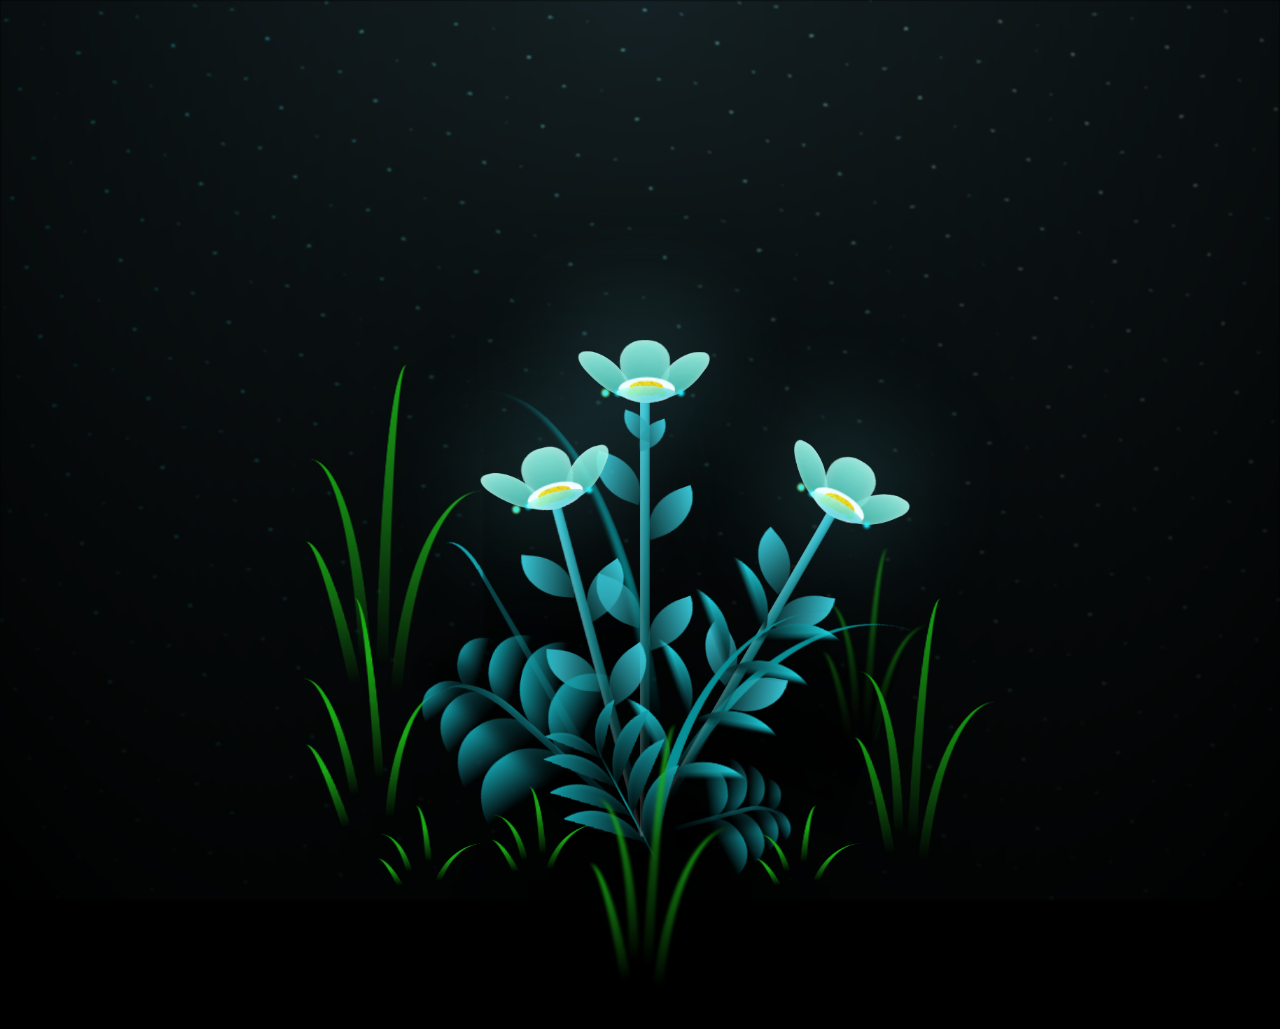
<file: buque-de-flores/index.html>
<!DOCTYPE html>
<html lang="en">
  <head>
    <meta charset="UTF-8" />
    <meta name="viewport" content="width=device-width, initial-scale=1.0" />
    <title>Buquê de Flores</title>

    <link rel="stylesheet" href="./src/css/estilo.css">
  </head>

  <body class="not-loaded">
    <div class="night"></div>
    <div class="flowers">
      <div class="flower flower--1">
        <div class="flower__leafs flower__leafs--1">
          <div class="flower__leaf flower__leaf--1"></div>
          <div class="flower__leaf flower__leaf--2"></div>
          <div class="flower__leaf flower__leaf--3"></div>
          <div class="flower__leaf flower__leaf--4"></div>

          <div class="flower__white-circle"></div>

          <div class="flower__light flower__light--1"></div>
          <div class="flower__light flower__light--2"></div>
          <div class="flower__light flower__light--3"></div>
          <div class="flower__light flower__light--4"></div>
          <div class="flower__light flower__light--5"></div>
          <div class="flower__light flower__light--6"></div>
          <div class="flower__light flower__light--7"></div>
          <div class="flower__light flower__light--8"></div>
        </div>
        <div class="flower__line">
          <div class="flower__line__leaf flower__line__leaf--1"></div>
          <div class="flower__line__leaf flower__line__leaf--2"></div>
          <div class="flower__line__leaf flower__line__leaf--3"></div>
          <div class="flower__line__leaf flower__line__leaf--4"></div>
          <div class="flower__line__leaf flower__line__leaf--5"></div>
          <div class="flower__line__leaf flower__line__leaf--6"></div>
        </div>
      </div>

      <div class="flower flower--2">
        <div class="flower__leafs flower__leafs--2">
          <div class="flower__leaf flower__leaf--1"></div>
          <div class="flower__leaf flower__leaf--2"></div>
          <div class="flower__leaf flower__leaf--3"></div>
          <div class="flower__leaf flower__leaf--4"></div>
          <div class="flower__white-circle"></div>

          <div class="flower__light flower__light--1"></div>
          <div class="flower__light flower__light--2"></div>
          <div class="flower__light flower__light--3"></div>
          <div class="flower__light flower__light--4"></div>
          <div class="flower__light flower__light--5"></div>
          <div class="flower__light flower__light--6"></div>
          <div class="flower__light flower__light--7"></div>
          <div class="flower__light flower__light--8"></div>
        </div>
        <div class="flower__line">
          <div class="flower__line__leaf flower__line__leaf--1"></div>
          <div class="flower__line__leaf flower__line__leaf--2"></div>
          <div class="flower__line__leaf flower__line__leaf--3"></div>
          <div class="flower__line__leaf flower__line__leaf--4"></div>
        </div>
      </div>

      <div class="flower flower--3">
        <div class="flower__leafs flower__leafs--3">
          <div class="flower__leaf flower__leaf--1"></div>
          <div class="flower__leaf flower__leaf--2"></div>
          <div class="flower__leaf flower__leaf--3"></div>
          <div class="flower__leaf flower__leaf--4"></div>
          <div class="flower__white-circle"></div>

          <div class="flower__light flower__light--1"></div>
          <div class="flower__light flower__light--2"></div>
          <div class="flower__light flower__light--3"></div>
          <div class="flower__light flower__light--4"></div>
          <div class="flower__light flower__light--5"></div>
          <div class="flower__light flower__light--6"></div>
          <div class="flower__light flower__light--7"></div>
          <div class="flower__light flower__light--8"></div>
        </div>
        <div class="flower__line">
          <div class="flower__line__leaf flower__line__leaf--1"></div>
          <div class="flower__line__leaf flower__line__leaf--2"></div>
          <div class="flower__line__leaf flower__line__leaf--3"></div>
          <div class="flower__line__leaf flower__line__leaf--4"></div>
        </div>
      </div>

      <div class="grow-ans" style="--d: 1.2s">
        <div class="flower__g-long">
          <div class="flower__g-long__top"></div>
          <div class="flower__g-long__bottom"></div>
        </div>
      </div>

      <div class="growing-grass">
        <div class="flower__grass flower__grass--1">
          <div class="flower__grass--top"></div>
          <div class="flower__grass--bottom"></div>
          <div class="flower__grass__leaf flower__grass__leaf--1"></div>
          <div class="flower__grass__leaf flower__grass__leaf--2"></div>
          <div class="flower__grass__leaf flower__grass__leaf--3"></div>
          <div class="flower__grass__leaf flower__grass__leaf--4"></div>
          <div class="flower__grass__leaf flower__grass__leaf--5"></div>
          <div class="flower__grass__leaf flower__grass__leaf--6"></div>
          <div class="flower__grass__leaf flower__grass__leaf--7"></div>
          <div class="flower__grass__leaf flower__grass__leaf--8"></div>
          <div class="flower__grass__overlay"></div>
        </div>
      </div>

      <div class="growing-grass">
        <div class="flower__grass flower__grass--2">
          <div class="flower__grass--top"></div>
          <div class="flower__grass--bottom"></div>
          <div class="flower__grass__leaf flower__grass__leaf--1"></div>
          <div class="flower__grass__leaf flower__grass__leaf--2"></div>
          <div class="flower__grass__leaf flower__grass__leaf--3"></div>
          <div class="flower__grass__leaf flower__grass__leaf--4"></div>
          <div class="flower__grass__leaf flower__grass__leaf--5"></div>
          <div class="flower__grass__leaf flower__grass__leaf--6"></div>
          <div class="flower__grass__leaf flower__grass__leaf--7"></div>
          <div class="flower__grass__leaf flower__grass__leaf--8"></div>
          <div class="flower__grass__overlay"></div>
        </div>
      </div>

      <div class="grow-ans" style="--d: 2.4s">
        <div class="flower__g-right flower__g-right--1">
          <div class="leaf"></div>
        </div>
      </div>

      <div class="grow-ans" style="--d: 2.8s">
        <div class="flower__g-right flower__g-right--2">
          <div class="leaf"></div>
        </div>
      </div>

      <div class="grow-ans" style="--d: 2.8s">
        <div class="flower__g-front">
          <div
            class="flower__g-front__leaf-wrapper flower__g-front__leaf-wrapper--1"
          >
            <div class="flower__g-front__leaf"></div>
          </div>
          <div
            class="flower__g-front__leaf-wrapper flower__g-front__leaf-wrapper--2"
          >
            <div class="flower__g-front__leaf"></div>
          </div>
          <div
            class="flower__g-front__leaf-wrapper flower__g-front__leaf-wrapper--3"
          >
            <div class="flower__g-front__leaf"></div>
          </div>
          <div
            class="flower__g-front__leaf-wrapper flower__g-front__leaf-wrapper--4"
          >
            <div class="flower__g-front__leaf"></div>
          </div>
          <div
            class="flower__g-front__leaf-wrapper flower__g-front__leaf-wrapper--5"
          >
            <div class="flower__g-front__leaf"></div>
          </div>
          <div
            class="flower__g-front__leaf-wrapper flower__g-front__leaf-wrapper--6"
          >
            <div class="flower__g-front__leaf"></div>
          </div>
          <div
            class="flower__g-front__leaf-wrapper flower__g-front__leaf-wrapper--7"
          >
            <div class="flower__g-front__leaf"></div>
          </div>
          <div
            class="flower__g-front__leaf-wrapper flower__g-front__leaf-wrapper--8"
          >
            <div class="flower__g-front__leaf"></div>
          </div>
          <div class="flower__g-front__line"></div>
        </div>
      </div>

      <div class="grow-ans" style="--d: 3.2s">
        <div class="flower__g-fr">
          <div class="leaf"></div>
          <div class="flower__g-fr__leaf flower__g-fr__leaf--1"></div>
          <div class="flower__g-fr__leaf flower__g-fr__leaf--2"></div>
          <div class="flower__g-fr__leaf flower__g-fr__leaf--3"></div>
          <div class="flower__g-fr__leaf flower__g-fr__leaf--4"></div>
          <div class="flower__g-fr__leaf flower__g-fr__leaf--5"></div>
          <div class="flower__g-fr__leaf flower__g-fr__leaf--6"></div>
          <div class="flower__g-fr__leaf flower__g-fr__leaf--7"></div>
          <div class="flower__g-fr__leaf flower__g-fr__leaf--8"></div>
        </div>
      </div>

      <div class="long-g long-g--0">
        <div class="grow-ans" style="--d: 3s">
          <div class="leaf leaf--0"></div>
        </div>
        <div class="grow-ans" style="--d: 2.2s">
          <div class="leaf leaf--1"></div>
        </div>
        <div class="grow-ans" style="--d: 3.4s">
          <div class="leaf leaf--2"></div>
        </div>
        <div class="grow-ans" style="--d: 3.6s">
          <div class="leaf leaf--3"></div>
        </div>
      </div>

      <div class="long-g long-g--1">
        <div class="grow-ans" style="--d: 3.6s">
          <div class="leaf leaf--0"></div>
        </div>
        <div class="grow-ans" style="--d: 3.8s">
          <div class="leaf leaf--1"></div>
        </div>
        <div class="grow-ans" style="--d: 4s">
          <div class="leaf leaf--2"></div>
        </div>
        <div class="grow-ans" style="--d: 4.2s">
          <div class="leaf leaf--3"></div>
        </div>
      </div>

      <div class="long-g long-g--2">
        <div class="grow-ans" style="--d: 4s">
          <div class="leaf leaf--0"></div>
        </div>
        <div class="grow-ans" style="--d: 4.2s">
          <div class="leaf leaf--1"></div>
        </div>
        <div class="grow-ans" style="--d: 4.4s">
          <div class="leaf leaf--2"></div>
        </div>
        <div class="grow-ans" style="--d: 4.6s">
          <div class="leaf leaf--3"></div>
        </div>
      </div>

      <div class="long-g long-g--3">
        <div class="grow-ans" style="--d: 4s">
          <div class="leaf leaf--0"></div>
        </div>
        <div class="grow-ans" style="--d: 4.2s">
          <div class="leaf leaf--1"></div>
        </div>
        <div class="grow-ans" style="--d: 3s">
          <div class="leaf leaf--2"></div>
        </div>
        <div class="grow-ans" style="--d: 3.6s">
          <div class="leaf leaf--3"></div>
        </div>
      </div>

      <div class="long-g long-g--4">
        <div class="grow-ans" style="--d: 4s">
          <div class="leaf leaf--0"></div>
        </div>
        <div class="grow-ans" style="--d: 4.2s">
          <div class="leaf leaf--1"></div>
        </div>
        <div class="grow-ans" style="--d: 3s">
          <div class="leaf leaf--2"></div>
        </div>
        <div class="grow-ans" style="--d: 3.6s">
          <div class="leaf leaf--3"></div>
        </div>
      </div>

      <div class="long-g long-g--5">
        <div class="grow-ans" style="--d: 4s">
          <div class="leaf leaf--0"></div>
        </div>
        <div class="grow-ans" style="--d: 4.2s">
          <div class="leaf leaf--1"></div>
        </div>
        <div class="grow-ans" style="--d: 3s">
          <div class="leaf leaf--2"></div>
        </div>
        <div class="grow-ans" style="--d: 3.6s">
          <div class="leaf leaf--3"></div>
        </div>
      </div>

      <div class="long-g long-g--6">
        <div class="grow-ans" style="--d: 4.2s">
          <div class="leaf leaf--0"></div>
        </div>
        <div class="grow-ans" style="--d: 4.4s">
          <div class="leaf leaf--1"></div>
        </div>
        <div class="grow-ans" style="--d: 4.6s">
          <div class="leaf leaf--2"></div>
        </div>
        <div class="grow-ans" style="--d: 4.8s">
          <div class="leaf leaf--3"></div>
        </div>
      </div>

      <div class="long-g long-g--7">
        <div class="grow-ans" style="--d: 3s">
          <div class="leaf leaf--0"></div>
        </div>
        <div class="grow-ans" style="--d: 3.2s">
          <div class="leaf leaf--1"></div>
        </div>
        <div class="grow-ans" style="--d: 3.5s">
          <div class="leaf leaf--2"></div>
        </div>
        <div class="grow-ans" style="--d: 3.6s">
          <div class="leaf leaf--3"></div>
        </div>
      </div>
    </div>
    <script src="src/js/index.js"></script>
  </body>
</html>
</file>
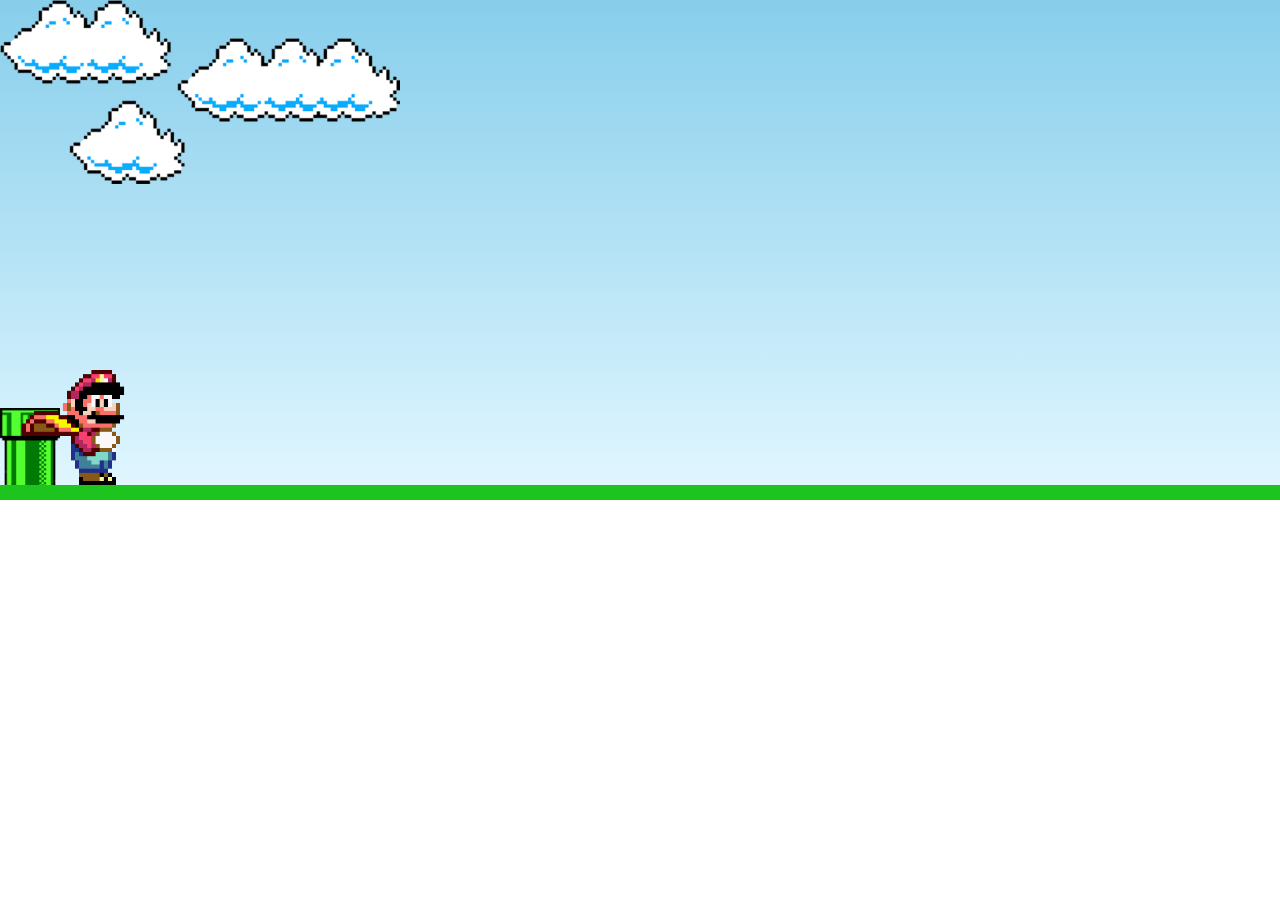
<file: mario-jump/index.html>
<!DOCTYPE html>
<html lang="en">
<head>
    <meta charset="UTF-8">
    <meta name="viewport" content="width=device-width, initial-scale=1.0">

    <link rel="stylesheet" href="./src/css/style.css">
    <script src="./src/js/script.js" defer></script>

    <link rel="stylesheet" href="https://fonts.googleapis.com/css2?family=Material+Symbols+Outlined:opsz,wght,FILL,GRAD@20..48,100..700,0..1,-50..200" />
    <title>Mario Jump</title>
</head>
<body>
    <div class="game-board">
        <img src="./src/imagens/clouds.png" class="clouds">
        <img src="./src/imagens/pipe.png" class="pipe">
        <img src="./src/imagens/mario.gif" class="mario">
    </div>
</body>
</html>
</file>
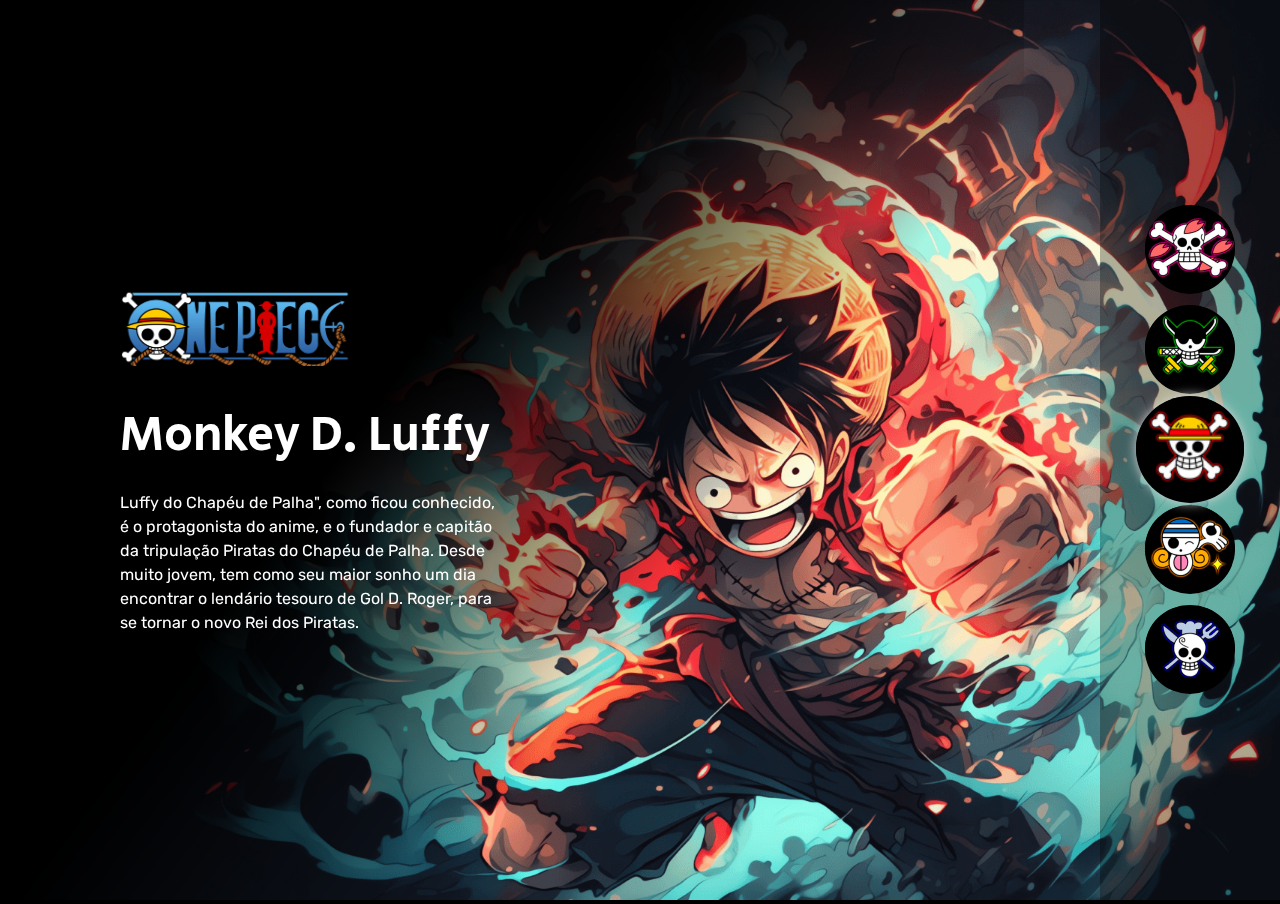
<file: one-piece/index.html>
<!DOCTYPE html>
<html lang="pt-BR">

<head>
    <meta charset="UTF-8">
    <meta name="viewport" content="width=device-width, initial-scale=1.0">

    <link rel="preconnect" href="https://fonts.googleapis.com">
    <link rel="preconnect" href="https://fonts.gstatic.com" crossorigin>
    <link href="https://fonts.googleapis.com/css2?family=Rubik&family=Secular+One&display=swap" rel="stylesheet">

    <link rel="stylesheet" href="./src/css/reset.css">
    <link rel="stylesheet" href="./src/css/style.css">
    <link rel="stylesheet" href="./src/css/responsivo.css">
    <title>One Piece - Dev Em Dobro</title>
</head>

<body>
    <main class="personagens">
        <div class="personagem">
            <img class="imagem" src="./src/imagens/personagem-tony-chopper.png" alt="Chopper">
            <div class="conteudo">
                <i class="logo"></i>
                <h2 class="nome-personagem">Tony Tony Chopper</h2>
                <p class="descricao">Esta pequena rena ganhou a habilidade de mudar sua forma e de pensar como humanos
                    após comer a fruta Hito Hito no Mi.
                    Chopper é um valioso membro da tripulação dos Piratas do Chapéu de Palha, atuando como médico da
                    tripulação.</p>
            </div>
        </div>

        <div class="personagem">
            <img class="imagem" src="./src/imagens/personagem-roronoa-zoro.png" alt="Roronoa Zoro">
            <div class="conteudo">
                <i class="logo"></i>
                <h2 class="nome-personagem">Roronoa Zoro</h2>
                <p class="descricao">Primeiro pirata (segundo membro se contarmos com Luffy)
                    a se juntar à tripulação de Piratas do Chapéu de Palha, Zoro aceitou o convite de Luffy após o
                    capitão salvar sua vida.</p>
            </div>
        </div>

        <div class="personagem selecionado">
            <img class="imagem" src="./src/imagens/personagem-monkey-d-luffy.png" alt="Monkey D. Luffy">
            <div class="conteudo">
                <i class="logo"></i>
                <h2 class="nome-personagem">Monkey D. Luffy</h2>
                <p class="descricao">Luffy do Chapéu de Palha", como ficou conhecido, é o protagonista do anime,
                    e o fundador e capitão da tripulação Piratas do Chapéu de Palha.
                    Desde muito jovem, tem como seu maior sonho um dia encontrar o lendário tesouro de Gol D.
                    Roger, para se tornar o novo Rei dos Piratas.</p>
            </div>
        </div>

        <div class="personagem">
            <img class="imagem" src="./src/imagens/personagem-nami.png" alt="Nami">
            <div class="conteudo">
                <i class="logo"></i>
                <h2 class="nome-personagem">Nami</h2>
                <p class="descricao">Uma órfã de guerra, ainda criança Nami foi adotada por Bell-mère, uma mulher da
                    Marinha.
                    Enquanto crescia ao lado de sua irmã adotiva Nojiko,
                    Nami já demonstrava sua paixão por desenhar mapas, sonhando em um dia fazer o mapa de todo o mundo.
                </p>
            </div>
        </div>

        <div class="personagem">
            <img class="imagem" src="./src/imagens/personagem-sanji.png" alt="Vinsmoke Sanji">
            <div class="conteudo">
                <i class="logo"></i>
                <h2 class="nome-personagem">Vinsmoke Sanji</h2>
                <p class="descricao">Também conhecido como "Perna Negra" Sanji, este pirata foi o quinto a integrar a
                    tripulação de Luffy.
                    Suas ações como pirata lhe renderam a terceira maior recompensa entre os membros do Chapéu de Palha,
                    além de atuar como cozinheiro oficial do grupo.</p>
            </div>
        </div>
    </main>
    <ul class="botoes">
        <li>
            <button class="botao">
                <img src="./src/imagens/tripulacao-chopper.png" alt="Tripulacao Chopper">
            </button>
        </li>

        <li>
            <button class="botao">
                <img src="./src/imagens/tripulacao-zoro.png" alt="Tripulacao Zoro">
            </button>
        </li>

        <li>
            <button class="botao selecionado">
                <img src="./src/imagens/tripulacao-luffy.png" alt="Tripulacao Luffy">
            </button>
        </li>

        <li>
            <button class="botao">
                <img src="./src/imagens/tripulacao-nami.png" alt="Tripulacao Nami">
            </button>
        </li>

        <li>
            <button class="botao">
                <img src="./src/imagens/tripulacao-sanji.png" alt="Tripulacao Sanji">
            </button>
        </li>
    </ul>

    <script src="./src/js/index.js"></script>
</body>

</html>
</file>
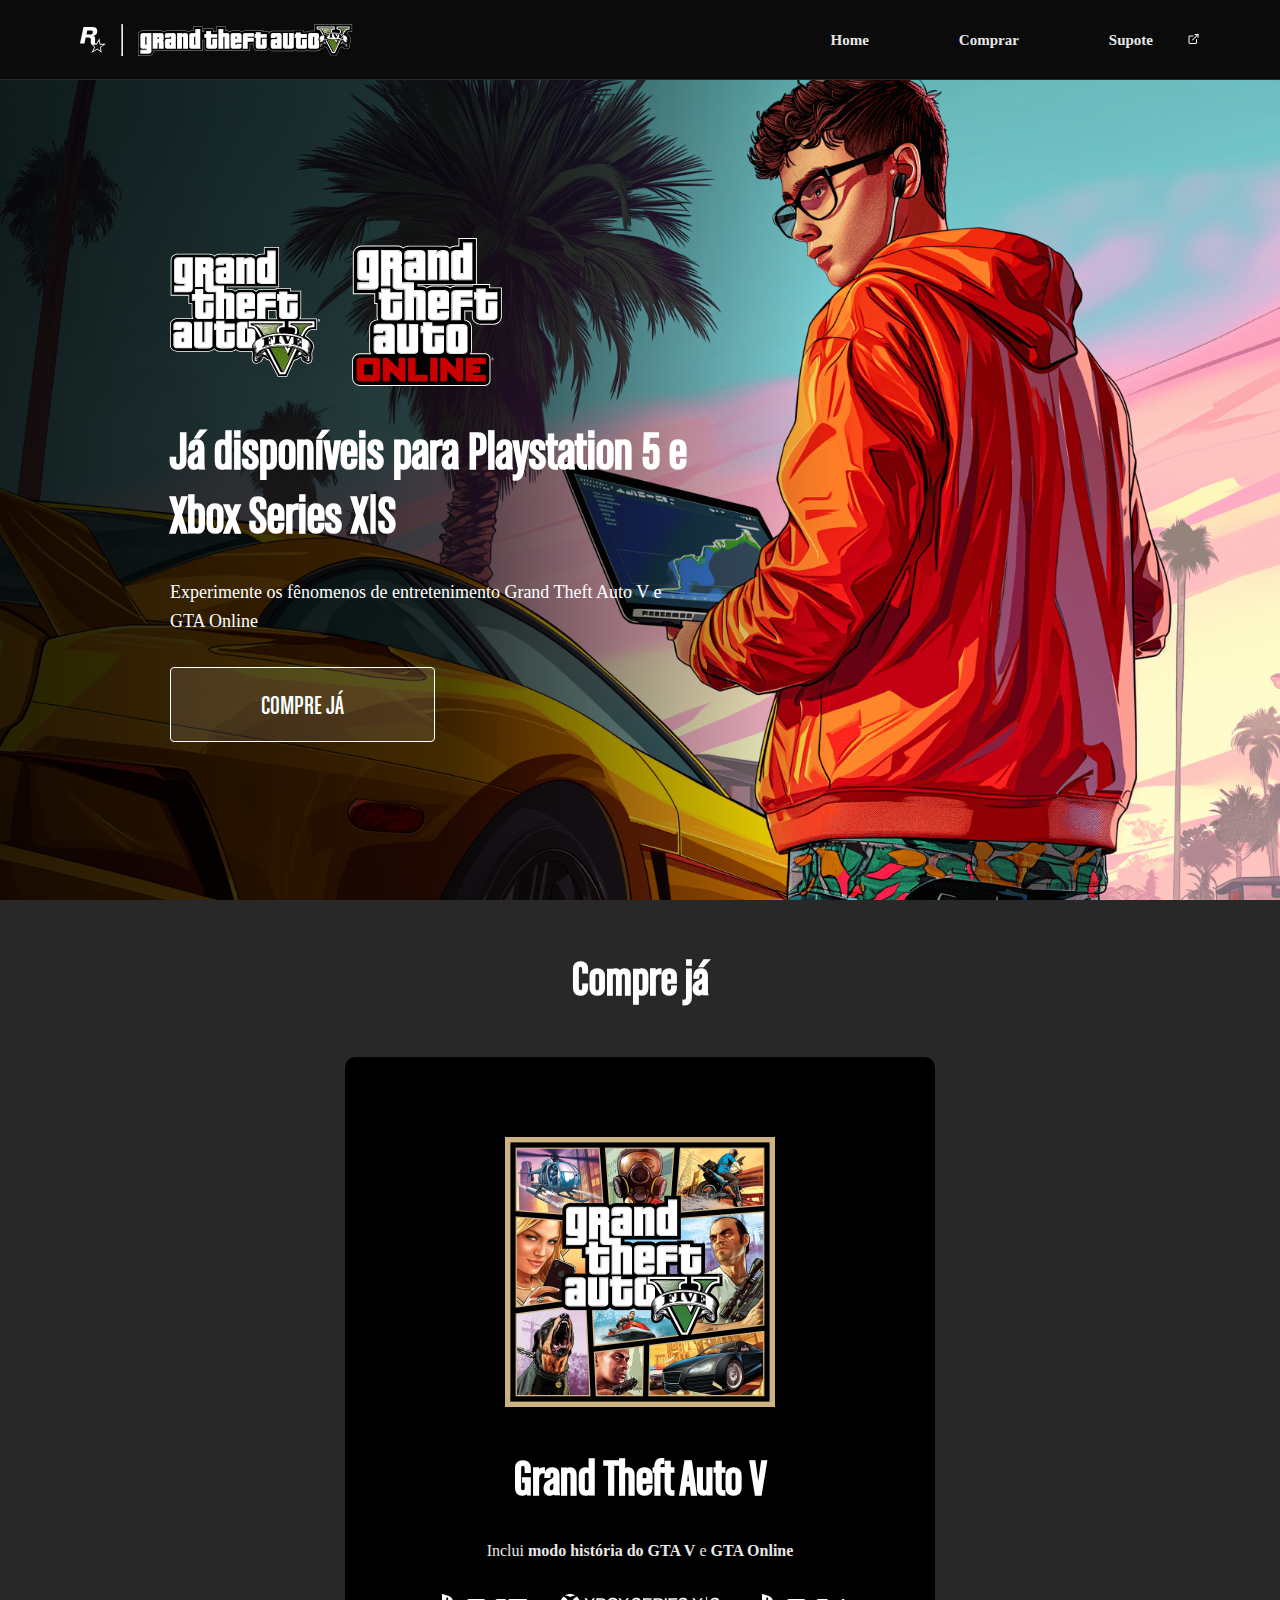
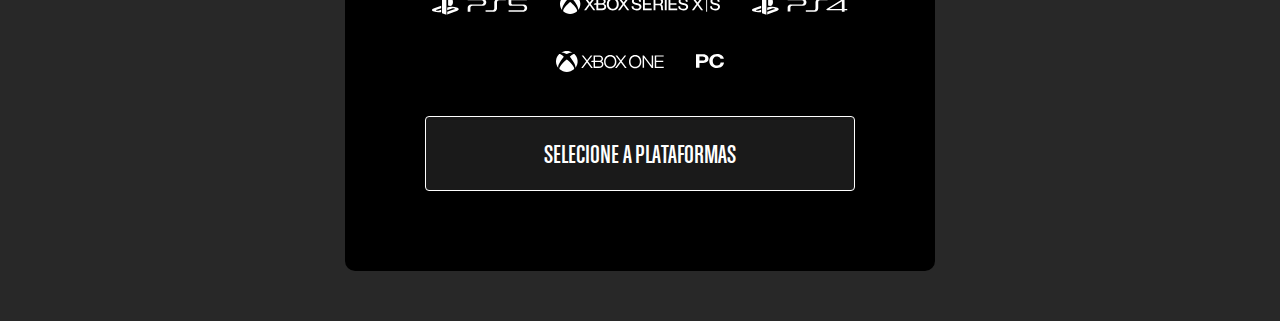
<file: progeto-gta/index.html>
<!DOCTYPE html>
<html lang="pt-BR">

<head>
    <meta charset="UTF-8">
    <meta name="viewport" content="width=device-width, initial-scale=1.0">
    <title>GTA Oficial Page - Cover</title>
    <link rel="shortcut icon" href="./src/imagens/favicon.png" type="image/x-icon">

    <link href="https://fonts.cdnfonts.com/css/chalet" rel="stylesheet">

    <link rel="stylesheet" href="./src/css/reset.css">
    <link rel="stylesheet" href="./src/css/estilos.css">
    <link rel="stylesheet" href="./src/css/fontes.css">
    <link rel="stylesheet" href="./src/css/responsivo.css">
</head>

<body>
    <header class="cabecalho">
        <div class="logo">
            <img src="./src/imagens/logo-rockstar.svg" alt="Logo Rockstar Games">
            <hr />
            <img src="./src/imagens/logo-gta.svg" alt="Logo GTA V">
        </div>
        <nav>
            <ul class="menu">
                <li>
                    <a href="#home">Home</a>
                </li>
                <li>
                    <a href="#comprar">Comprar</a>
                </li>
                <li>
                    <a href="https://support.rockstargames.com/categories/200013306" target="_blank">Supote</a>
                    <img src="./src/imagens/icone-link.svg" alt="Icone de Link de suporte">
                </li>
            </ul>
        </nav>
    </header>
    <main class="home" id="">
        <img class="imagem-fundo" src="./src/imagens/bg-main.png"
            alt="Rapaz de moletom laranja ao lado do carro esportivo amarelo">

        <div class="informacoes">
            <div class="lista-de-jogos">
                <img src="./src/imagens/logo-gta-v.svg" alt="Logo GTA V">
                <img src="./src/imagens/logo-gta-online.svg" alt="Logo GTA Online">
            </div>
            <h1 class="titulo">Já disponíveis para Playstation 5 e Xbox Series X|S</h1>
            <p class="texto">
                Experimente os fênomenos de entretenimento Grand Theft Auto V e GTA Online

            </p>
            <a class="btn-comprar" href="#comprar">Compre já</a>
        </div>
    </main>
    <section class="compre-ja" id="comprar">
        <h2 class="titulo">Compre já</h2>
        <div class="cartao">
            <img class="capa-do-jogo" src="./src/imagens/gta5.jpg" alt="Capa do jogo GTA">

            <div class="informacoes">
                <h3>Grand Theft Auto V</h3>
                <p>
                    Inclui <strong>modo história do GTA V</strong> e <strong>GTA Online</strong>
                </p>
                <ul class="plataformas">
                    <li>
                        <img src="./src/imagens/logo-ps5.svg" alt="Logo Playstation 5">
                    </li>
                    <li>
                        <img src="./src/imagens/logo-xbox-series-s.svg" alt="Logo Xbox Series X|S">
                    </li>
                    <li>
                        <img src="./src/imagens/logo-ps4.svg" alt="Logo Playstation 4">
                    </li>
                    <li>
                        <img src="./src/imagens/logo-xbox-one.svg" alt="Logo Xbox One">
                    </li>
                    <li>
                        <img src="./src/imagens/logo-pc.svg" alt="Logo PC">
                    </li>
                </ul>
            </div>
            <button class="btn-plataforma">
                Selecione a plataformas

                <ul class="plataformas">
                    <li>
                        <img src="./src/imagens/logo-ps5.svg" alt="Logo Playstation 5">
                    </li>
                    <li>
                        <img src="./src/imagens/logo-xbox-series-s.svg" alt="Logo Xbox Series X|S">
                    </li>
                    <li>
                        <img src="./src/imagens/logo-ps4.svg" alt="Logo Playstation 4">
                    </li>
                    <li>
                        <img src="./src/imagens/logo-xbox-one.svg" alt="Logo Xbox One">
                    </li>
                    <li>
                        <img src="./src/imagens/logo-pc.svg" alt="Logo PC">
                    </li>
                </ul>
            </button>
        </div>
    </section>
    <script src="./src/js/index.js"></script>
</body>

</html>
</file>
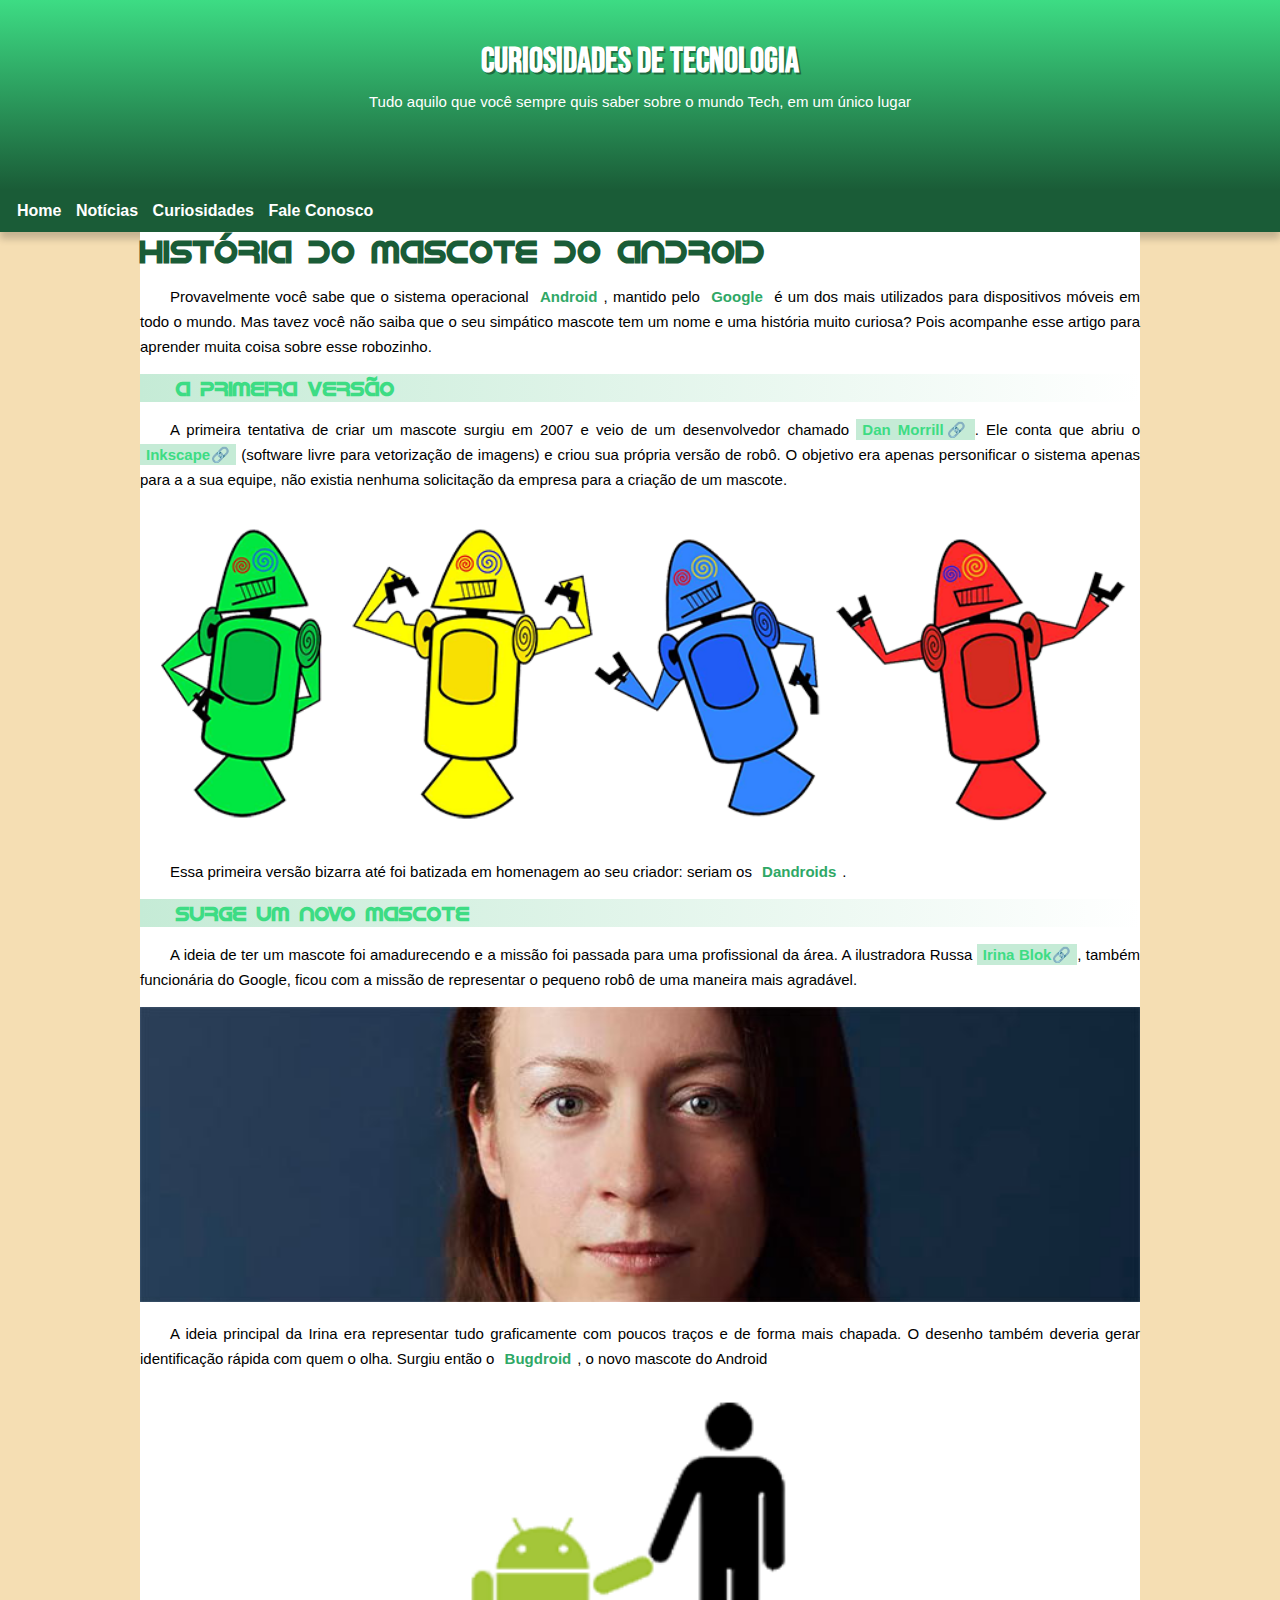
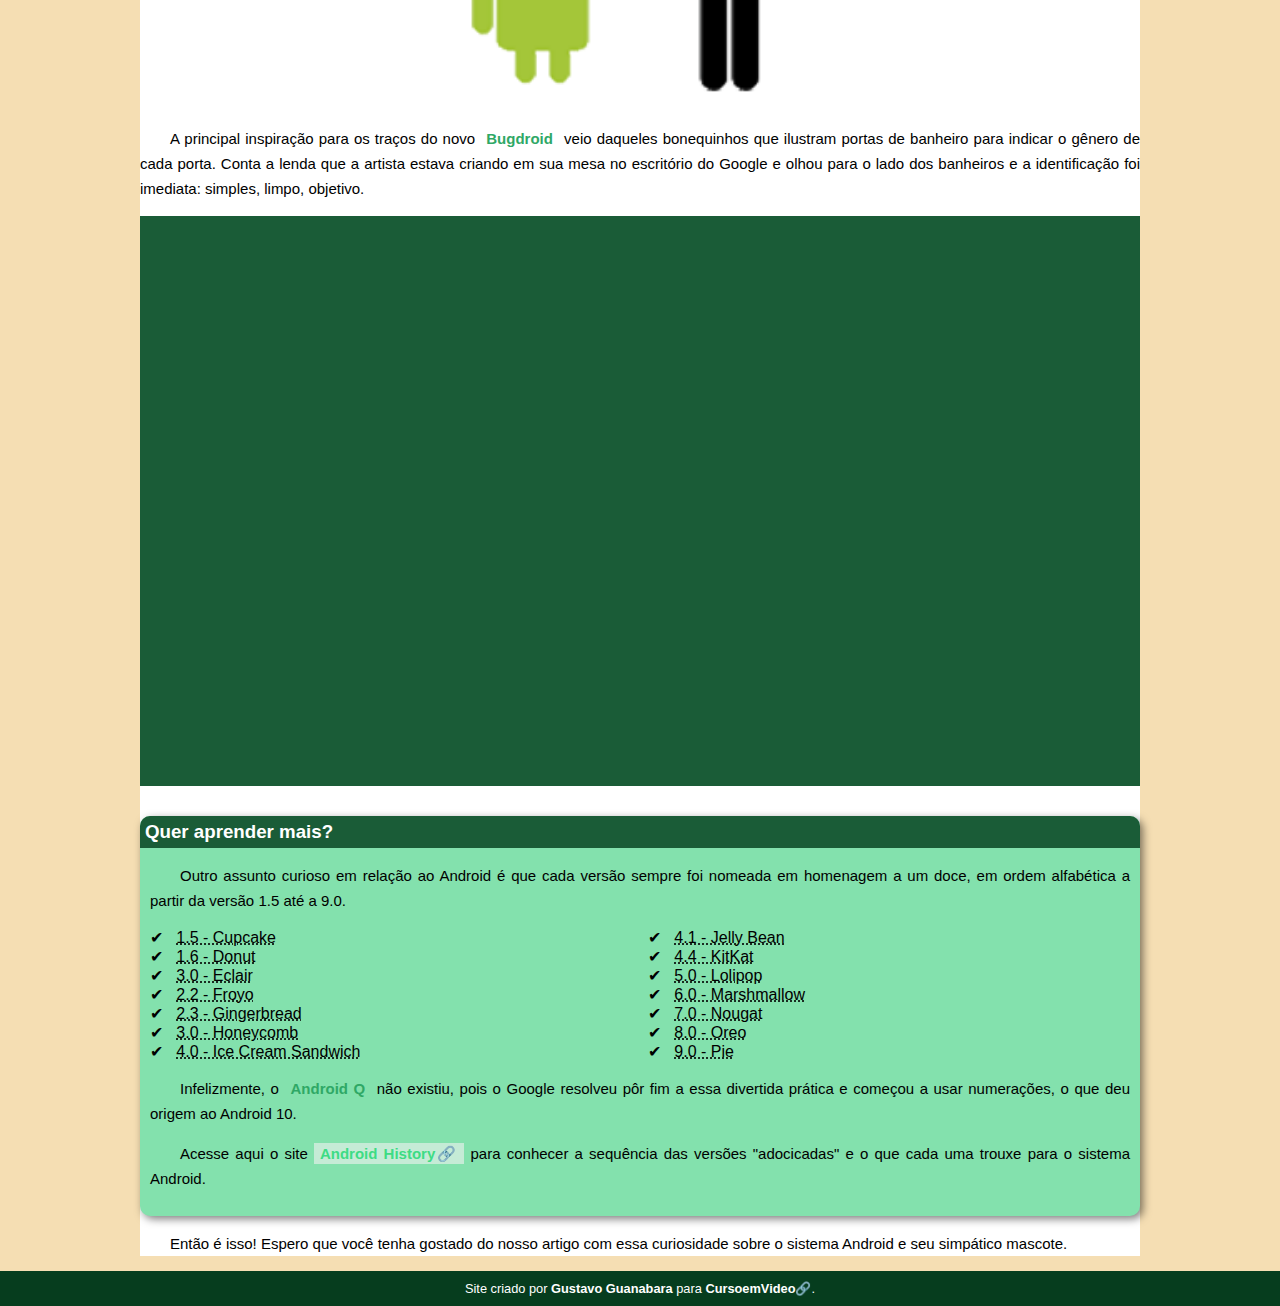
<file: site-android/index.html>
<!DOCTYPE html>
<html lang="PT-br">

<head>
    <meta charset="UTF-8">
    <meta name="viewport" content="width=device-width, initial-scale=1.0">
    <title>Site Android - Curso em Vídeo</title>
    <link rel="shortcut icon" href="./src/imagens/favicon.ico" type="image/x-icon">

    <link href="https://fonts.googleapis.com/css2?family=Bebas+Neue&display=swap" rel="stylesheet">

    <link rel="stylesheet" href="./src/css/reset.css">
    <link rel="stylesheet" href="./src/css/estilo.css">
</head>

<body>
    <header>
        <h1>Curiosidades de Tecnologia</h1>

        <p>Tudo aquilo que você sempre quis saber sobre o mundo Tech, em um único lugar</p>
    </header>

    <nav>
        <a href="#">Home</a>
        <a href="#">Notícias</a>
        <a href="#">Curiosidades</a>
        <a href="#">Fale Conosco</a>
    </nav>

    <main>
        <article>
            <h1>História do Mascote do Android</h1>

            <p>
                Provavelmente você sabe que o sistema operacional <strong>Android</strong>, mantido pelo
                <strong>Google</strong> é um dos mais utilizados
                para dispositivos móveis em todo o mundo.
                Mas tavez você não saiba que o seu simpático mascote tem um nome e uma história muito curiosa? Pois
                acompanhe esse artigo para aprender muita coisa sobre esse robozinho.
            </p>

            <h2>A primeira versão</h2>

            <p>
                A primeira tentativa de criar um mascote surgiu em 2007 e veio de um desenvolvedor chamado
                <a href="https://androidcommunity.com/dan-morrill-shows-us-the-android-mascot-that-almost-was-20130103/"
                    target="_blank" class="externo">Dan Morrill</a>.
                Ele conta que abriu o <a href="https://inkscape.org/pt-br/" target="_blank" class="externo">Inkscape</a>
                (software livre
                para vetorização de imagens) e criou sua própria versão
                de robô.
                O objetivo era apenas personificar o sistema apenas para a a sua equipe, não existia nenhuma solicitação
                da empresa para a criação de um mascote.
            </p>


            <img src="./src/imagens/dan-droids.png">


            <p>Essa primeira versão bizarra até foi batizada em homenagem ao seu criador: seriam os
                <strong>Dandroids</strong>.
            </p>

            <h2>Surge um novo mascote</h2>

            <p>
                A ideia de ter um mascote foi amadurecendo e a missão foi passada para uma profissional da área.
                A ilustradora Russa <a href="https://www.irinablok.com/android" target="_blank" class="externo">Irina
                    Blok</a>, também
                funcionária do Google, ficou com a missão de representar o
                pequeno robô de uma maneira mais agradável.
            </p>


            <img src="./src/imagens/irina-blok.jpg">


            <p>
                A ideia principal da Irina era representar tudo graficamente com poucos traços e de forma mais chapada.
                O desenho também deveria gerar identificação rápida com quem o olha. Surgiu então o
                <strong>Bugdroid</strong>, o novo
                mascote do Android
            </p>

            <img src="./src/imagens/bugdroid.png" alt="Imagem do Bugdroid" class="pequena">

            <p>
                A principal inspiração para os traços do novo <strong>Bugdroid</strong> veio daqueles bonequinhos que
                ilustram portas de
                banheiro para indicar o gênero de cada porta.
                Conta a lenda que a artista estava criando em sua mesa no escritório do Google e olhou para o lado dos
                banheiros e a identificação foi imediata: simples, limpo, objetivo.
            </p>

            <div class="video">
                <iframe width="560" height="315" src="https://www.youtube.com/embed/l2UDgpLz20M?si=jfNd4CZ8orU_-mqL"
                    title="YouTube video player" frameborder="0"
                    allow="accelerometer; autoplay; clipboard-write; encrypted-media; gyroscope; picture-in-picture; web-share"
                    allowfullscreen></iframe>
            </div>

            <aside>
                <h3> Quer aprender mais? </h3>

                <p>
                    Outro assunto curioso em relação ao Android é que cada versão sempre foi nomeada em homenagem a um
                    doce, em ordem alfabética a partir da versão 1.5 até a 9.0.
                </p>
                <ul>
                    <li>
                        <abbr title="Bolo de copo">1.5 - Cupcake</abbr>
                    </li>

                    <li>
                        <abbr title="Rosquinha">1.6 - Donut</abbr>
                    </li>

                    <li>
                        <abbr title="Bomba">3.0 - Eclair</abbr>
                    </li>

                    <li>
                        <abbr title="Iogurte congelado">2.2 - Froyo</abbr>
                    </li>

                    <li>
                        <abbr title="Biscoito de Gengibre">2.3 - Gingerbread</abbr>
                    </li>

                    <li>
                        <abbr title="Favo de Mel">3.0 - Honeycomb</abbr>
                    </li>

                    <li>
                        <abbr title="Sanduíche de Sorvete">4.0 - Ice Cream Sandwich</abbr>
                    </li>

                    <li>
                        <abbr title="Jujuba">4.1 - Jelly Bean</abbr>
                    </li>

                    <li>
                        <abbr title="KitKat"> 4.4 - KitKat</abbr>
                    </li>

                    <li>
                        <abbr title="Pirulito">5.0 - Lolipop</abbr>
                    </li>

                    <li>
                        <abbr title="Marshmallow">6.0 - Marshmallow</abbr>
                    </li>

                    <li>
                        <abbr title="Torrone">7.0 - Nougat</abbr>
                    </li>

                    <li>
                        <abbr title="Oreo">8.0 - Oreo</abbr>
                    </li>

                    <li>
                        <abbr title="Torta">9.0 - Pie</abbr>
                    </li>
                </ul>

                <p>Infelizmente, o <strong>Android Q</strong> não existiu, pois o Google resolveu pôr fim a essa
                    divertida prática e
                    começou a usar numerações, o que deu origem ao Android 10.
                </p>

                <p>
                    Acesse aqui o site <a href="https://www.android.com/intl/pt-BR_br/history/" target="_blank"
                        class="externo">Android
                        History</a> para conhecer a sequência das versões "adocicadas" e o que cada
                    uma
                    trouxe para o sistema Android.
                </p>
            </aside>

            <p>
                Então é isso! Espero que você tenha gostado do nosso artigo com essa curiosidade sobre o sistema Android
                e
                seu simpático mascote.
            </p>
        </article>
    </main>

    <footer>
        <p>Site criado por <strong>Gustavo Guanabara</strong> para <a href="https://www.cursoemvideo.com/"
                target="_blank" class="externo">CursoemVideo</a>.</p>
    </footer>
</body>

</html>
</file>
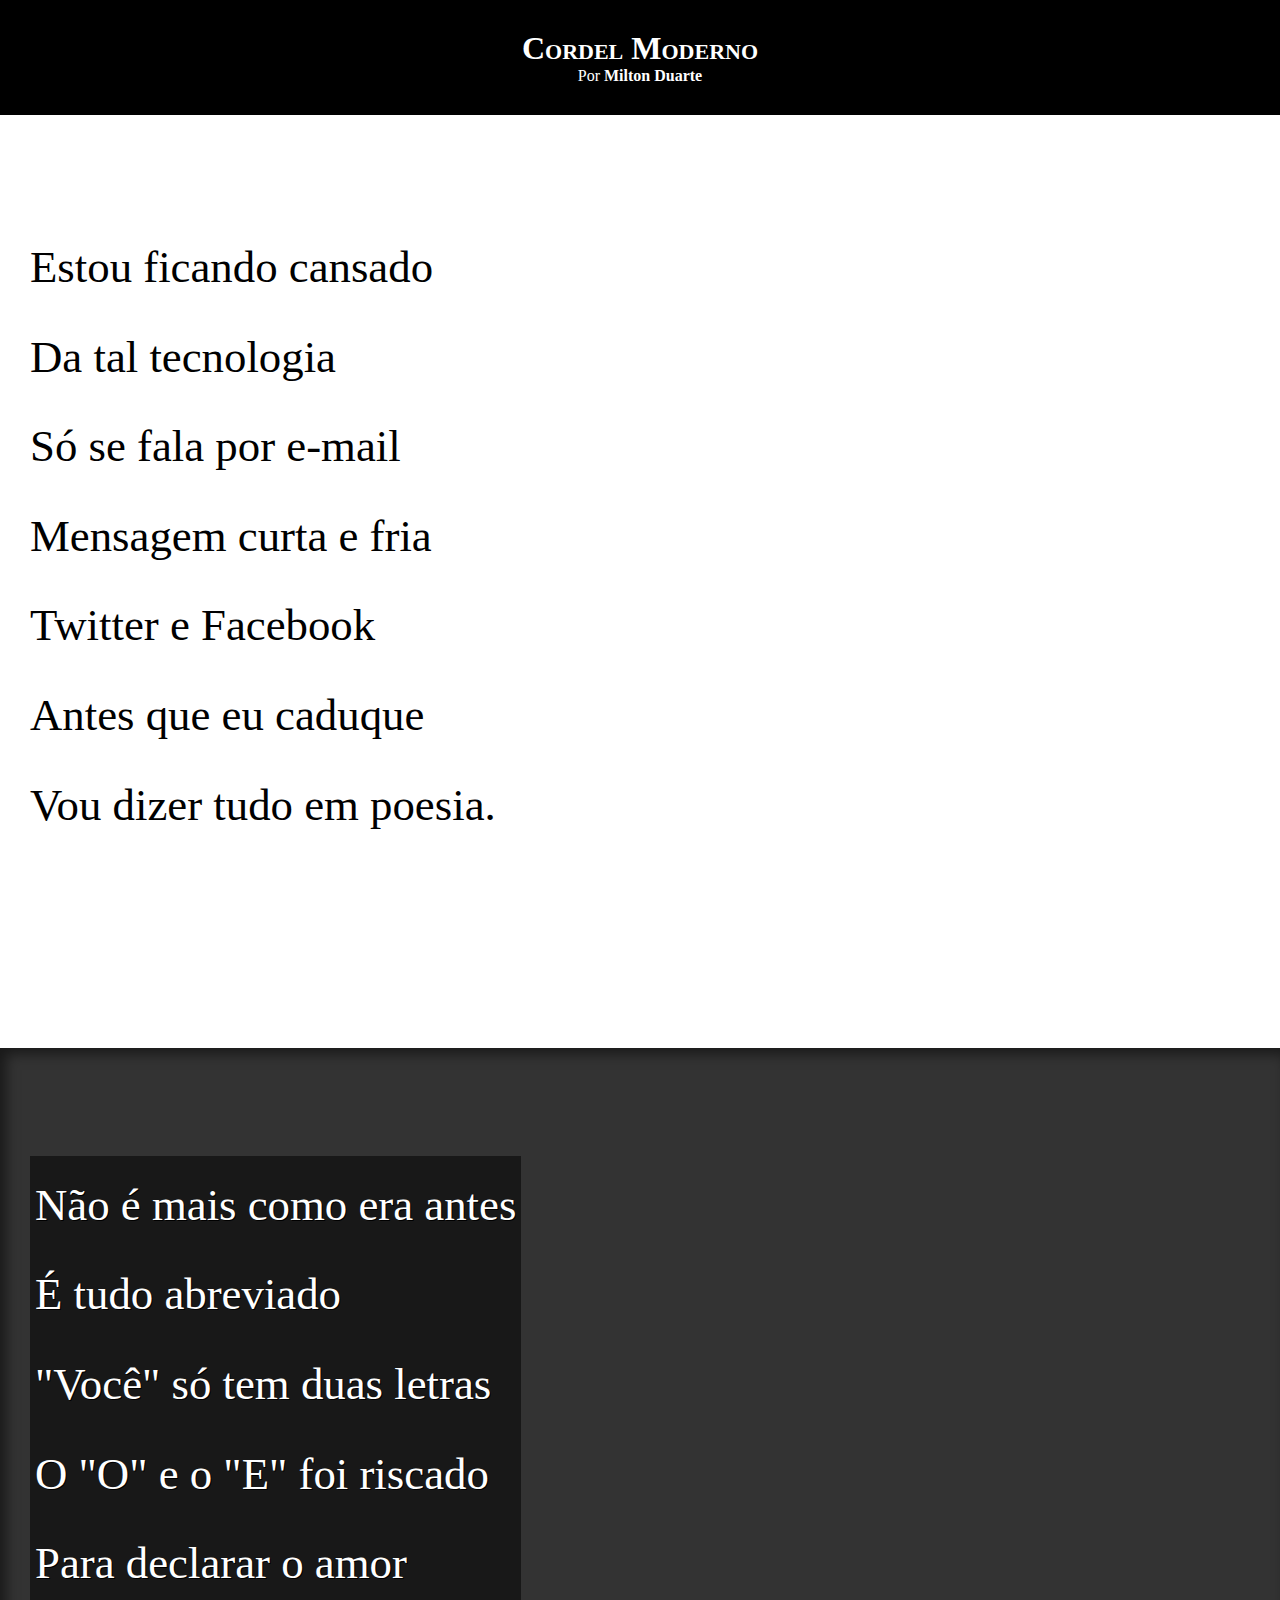
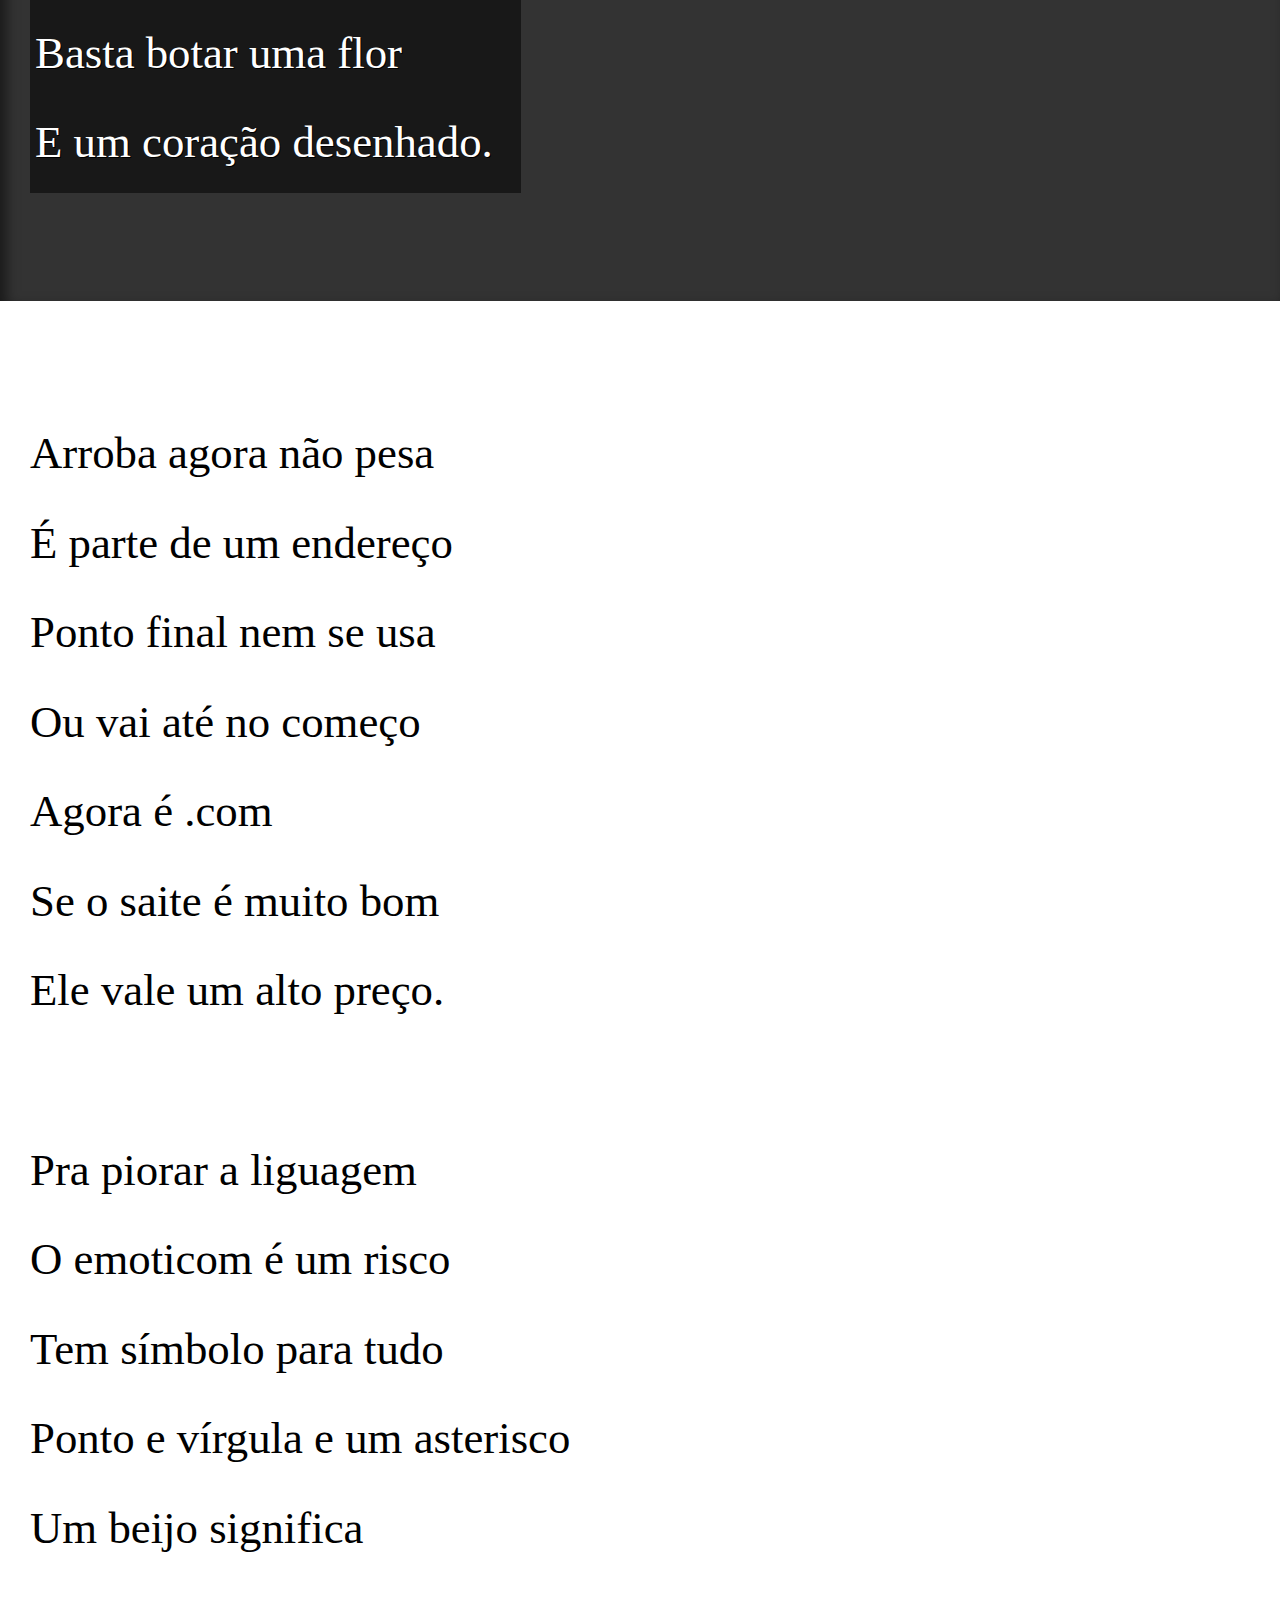
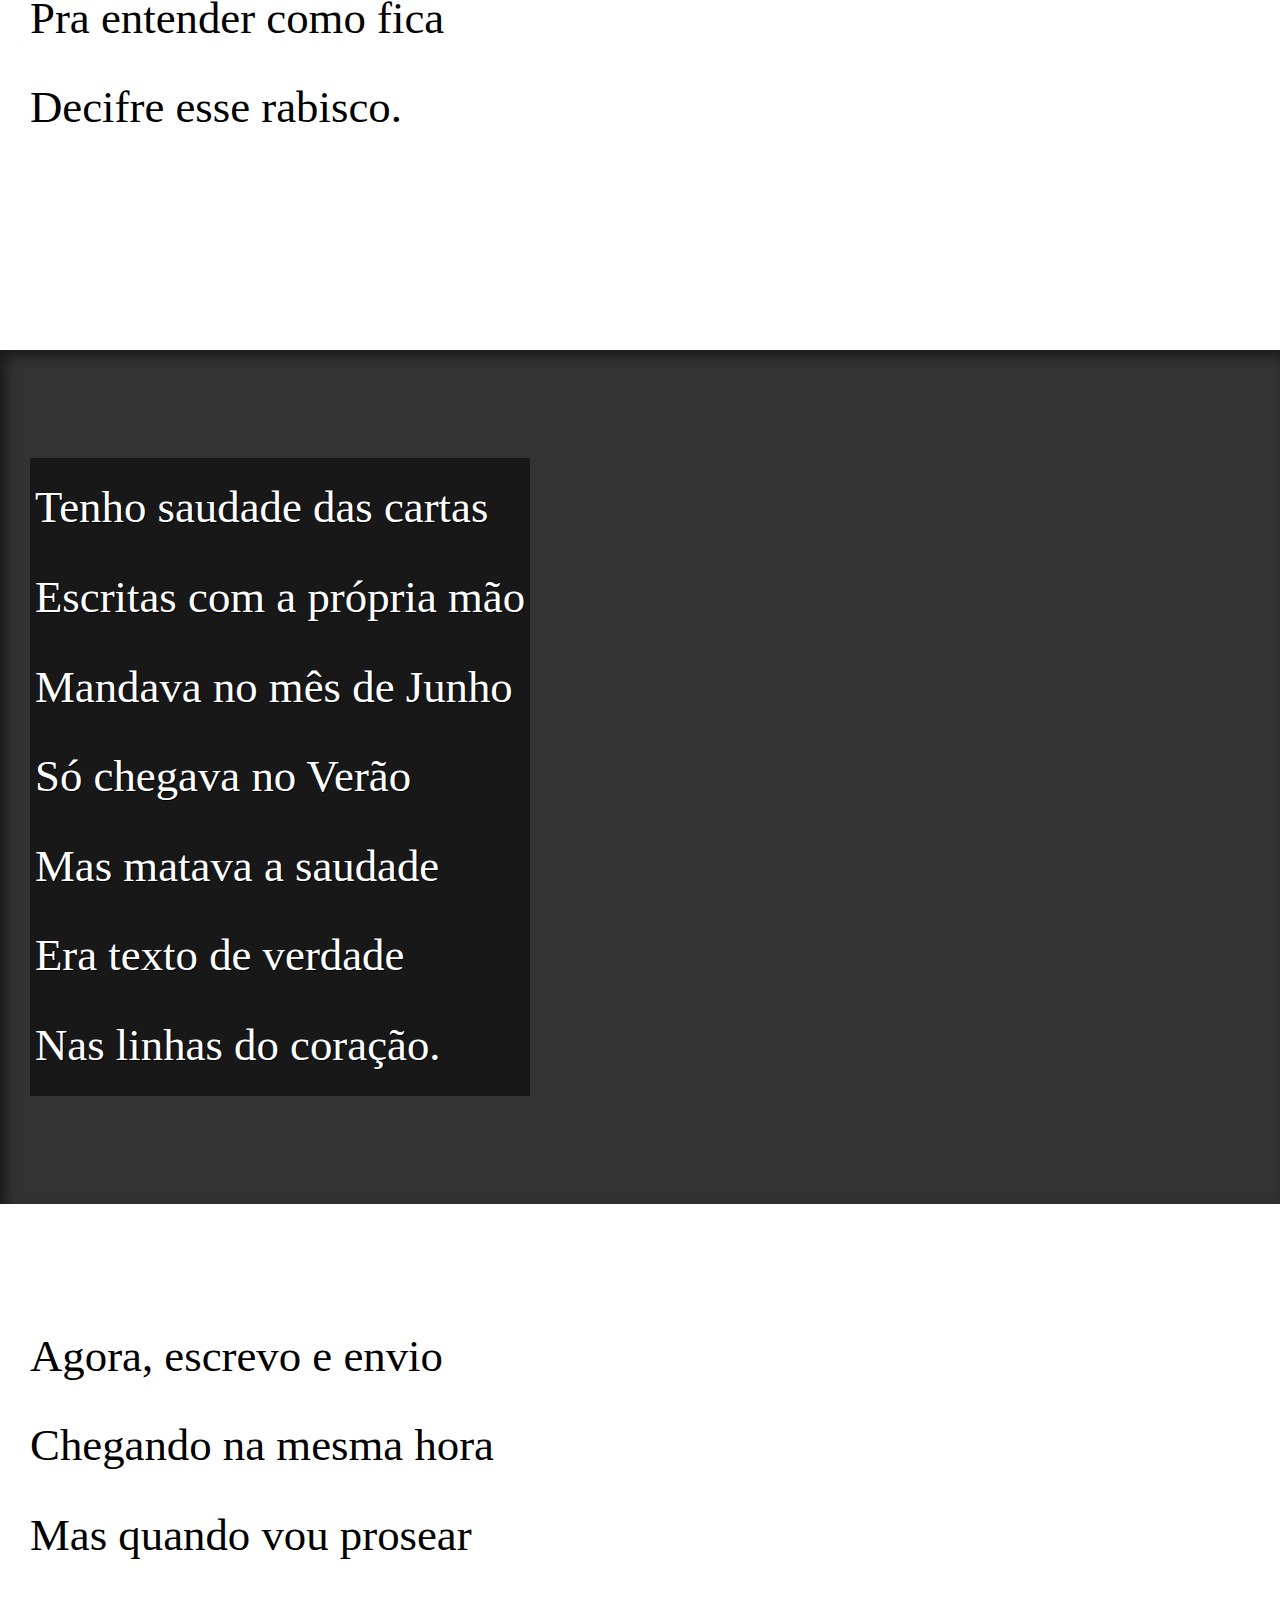
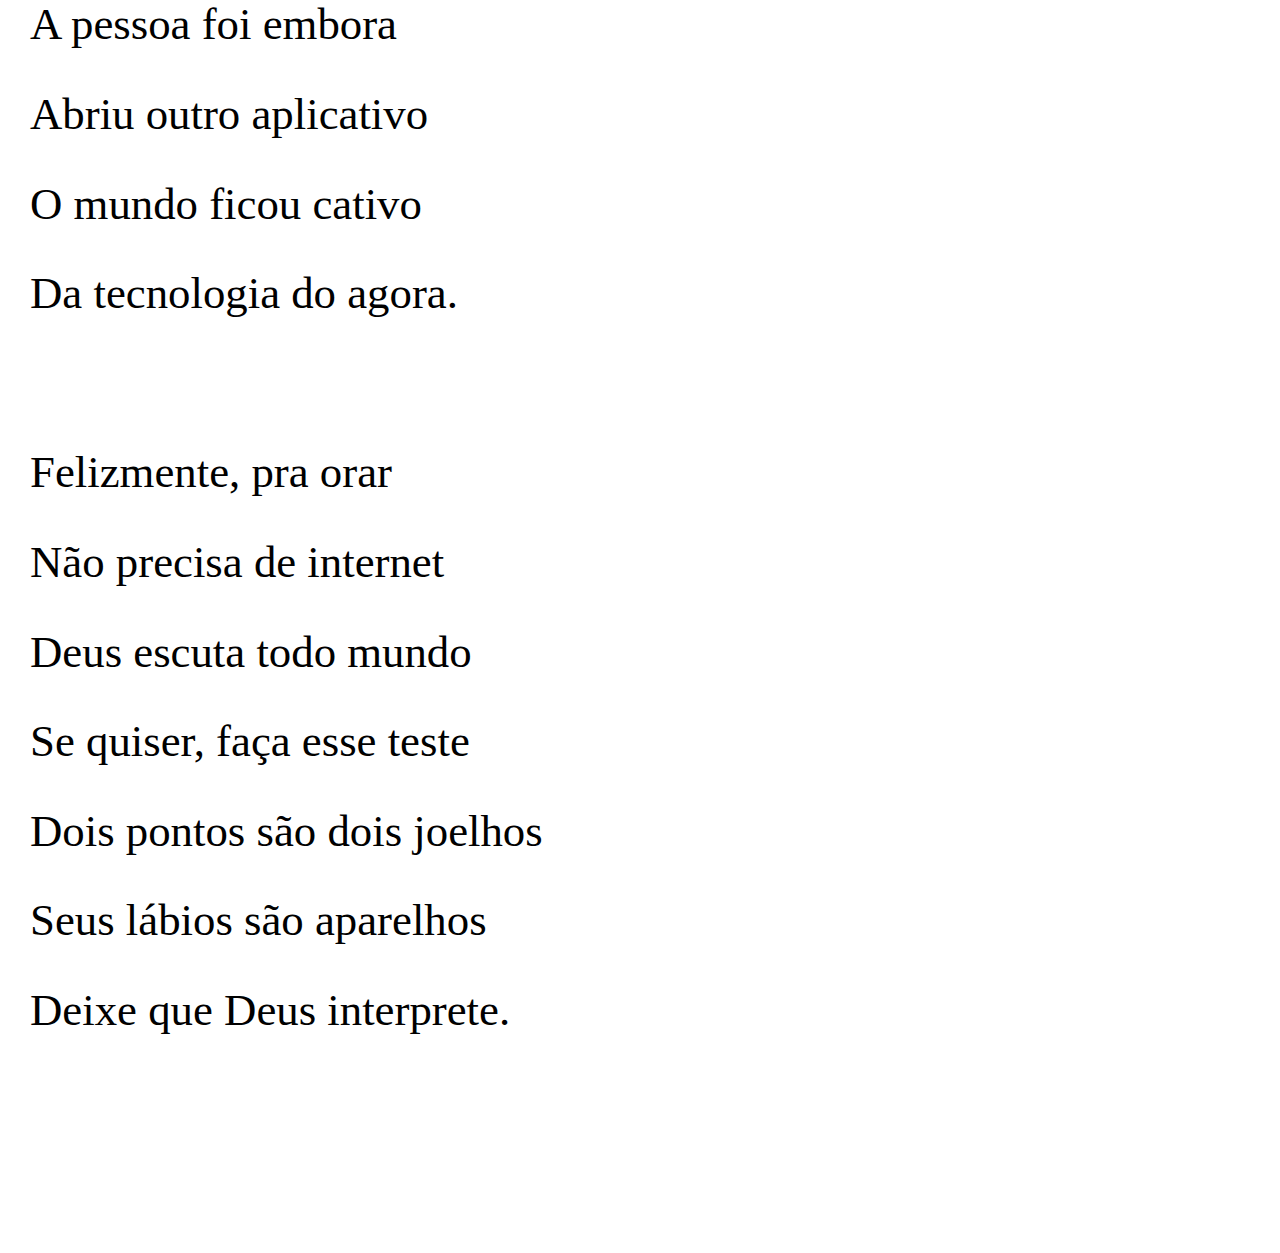
<file: site-cordel/index.html>
<!DOCTYPE html>
<html lang="PT-br">

<head>
    <meta charset="UTF-8">
    <meta name="viewport" content="width=device-width, initial-scale=1.0">
    <title>Site Cordel - Curso em Vídeo</title>

    <link rel="stylesheet" href="./src/css/reset.css">
    <link rel="stylesheet" href="./src/css/estilo.css">
</head>

<body>
    <header>
        <h1>Cordel Moderno</h1>
        <p>
            Por <a href="https://www.recantodasletras.com.br/poesias/3186743" target="_blank">Milton Duarte</a>
        </p>
    </header>

    <section class="normal">
        <p>
            Estou ficando cansado <br>
            Da tal tecnologia<br>
            Só se fala por e-mail<br>
            Mensagem curta e fria<br>
            Twitter e Facebook<br>
            Antes que eu caduque<br>
            Vou dizer tudo em poesia.
        </p>
    </section>

    

    <section class="imagem" id="img01">
        <p>
            Não é mais como era antes <br>
            É tudo abreviado <br>
            "Você" só tem duas letras <br>
            O "O" e o "E" foi riscado <br>
            Para declarar o amor <br>
            Basta botar uma flor <br>
            E um coração desenhado.
        </p>
    </section>

 

    <section class="normal">
        <p>
            Arroba agora não pesa <br>
            É parte de um endereço <br>
            Ponto final nem se usa <br>
            Ou vai até no começo <br>
            Agora é .com <br>
            Se o saite é muito bom <br>
            Ele vale um alto preço.
        </p>

        <p>
            Pra piorar a liguagem <br>
            O emoticom é um risco <br>
            Tem símbolo para tudo <br>
            Ponto e vírgula e um asterisco <br>
            Um beijo significa <br>
            Pra entender como fica <br>
            Decifre esse rabisco.
        </p>
    </section>

   

    <section class="imagem" id="img02"> 
        <p>
            Tenho saudade das cartas <br>
            Escritas com a própria mão <br>
            Mandava no mês de Junho <br>
            Só chegava no Verão <br>
            Mas matava a saudade <br>
            Era texto de verdade <br>
            Nas linhas do coração.
        </p>
    </section>



    <section class="normal">
        <p>
            Agora, escrevo e envio <br>
            Chegando na mesma hora <br>
            Mas quando vou prosear <br>
            A pessoa foi embora <br>
            Abriu outro aplicativo <br>
            O mundo ficou cativo <br>
            Da tecnologia do agora.
        </p>

        <p>
            Felizmente, pra orar <br>
            Não precisa de internet <br>
            Deus escuta todo mundo <br>
            Se quiser, faça esse teste <br>
            Dois pontos são dois joelhos <br>
            Seus lábios são aparelhos <br>
            Deixe que Deus interprete.
        </p>
    </section>
</body>

</html>
</file>
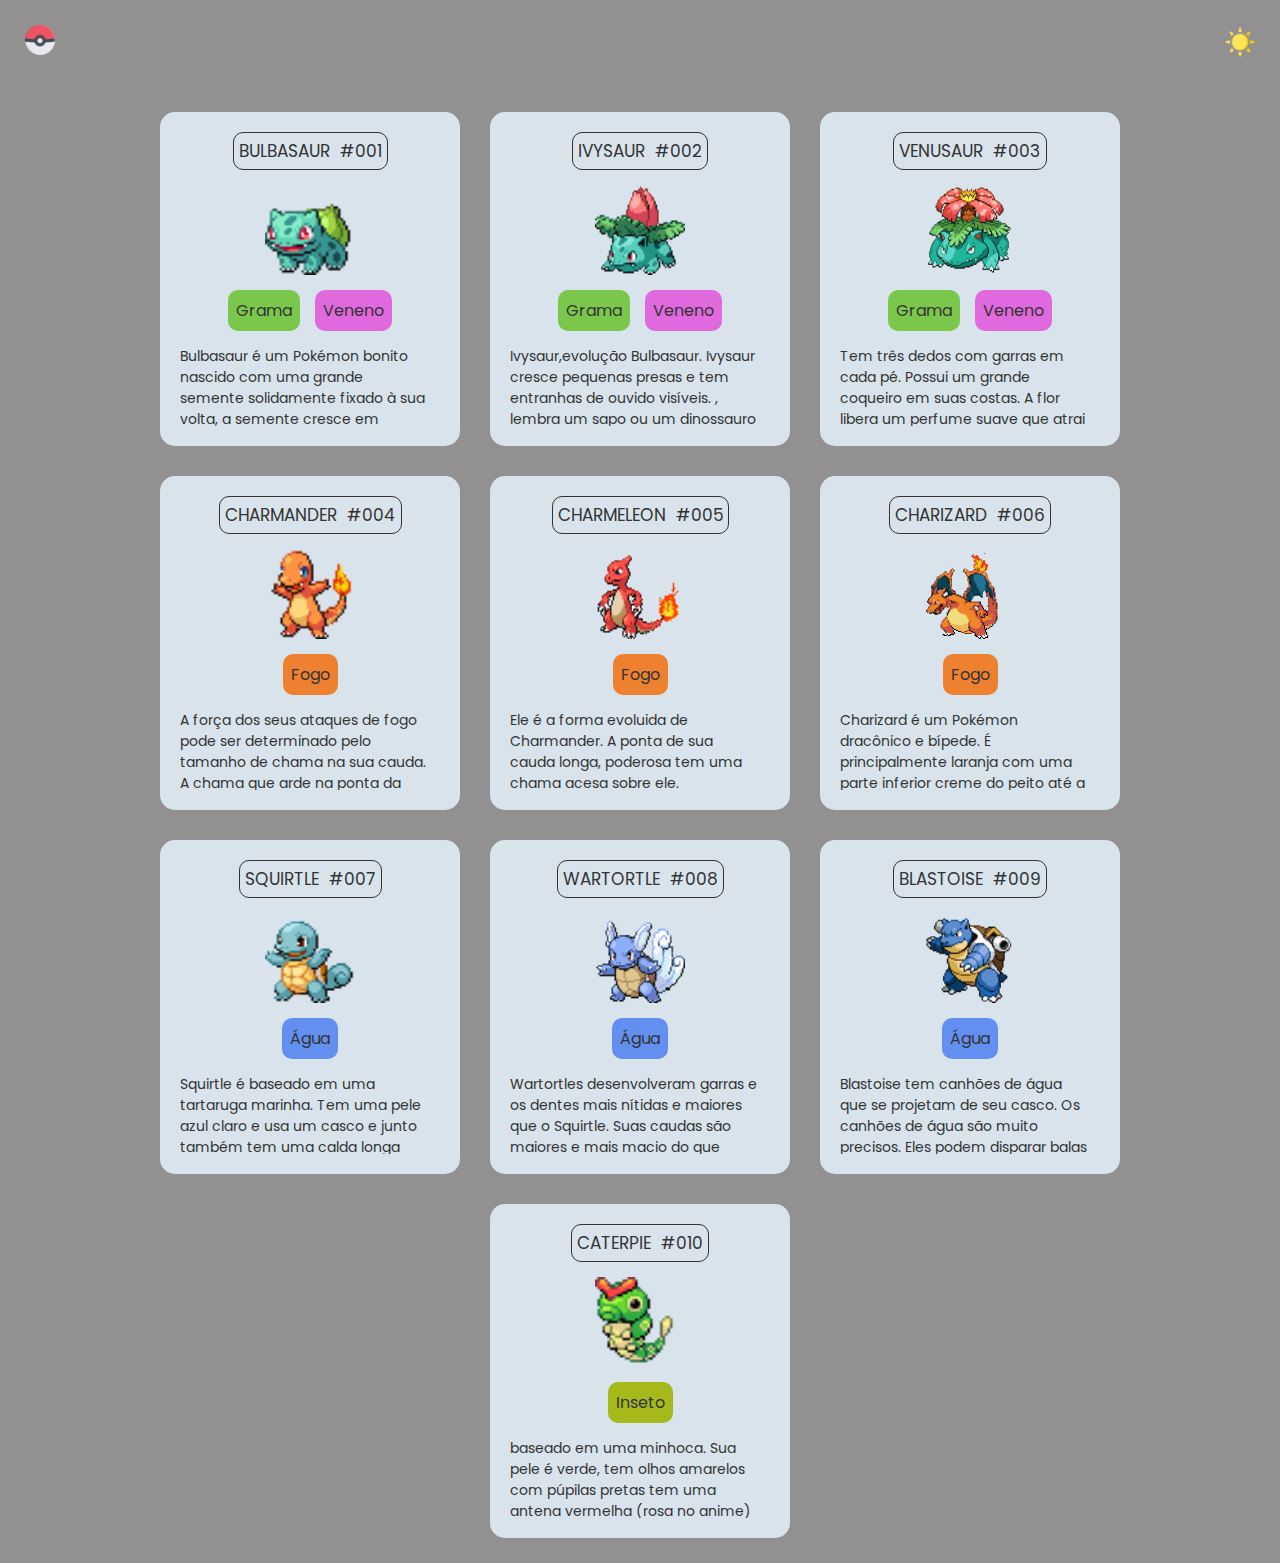
<file: listagem-pokemon/Projeto-pokemon-listagem-main/index.html>
<!DOCTYPE html>
<html lang="pt-BR">

<head>
    <meta charset="UTF-8">
    <meta http-equiv="X-UA-Compatible" content="IE=edge">
    <meta name="viewport" content="width=device-width, initial-scale=1.0">
    <title>Listagem Pokémon</title>

    <link rel="preconnect" href="https://fonts.googleapis.com">
    <link rel="preconnect" href="https://fonts.gstatic.com" crossorigin>
    <link href="https://fonts.googleapis.com/css2?family=Poppins:wght@300;500;800&display=swap" rel="stylesheet">

    <link rel="stylesheet" href="./src/css/reset.css">
    <link rel="stylesheet" href="./src/css/estilos.css">
    <link rel="stylesheet" href="./src/css/scrollbar.css">
</head>

<body>
    <header>
        <a href="#">
            <img src="./src/imagens/pokeball.png" alt="pokebola" class="logo">
        </a>
        <button id="botao-alterar-tema">
            <img src="./src/imagens/sun.png" alt="imagem do sol" class="imagem-botao">
        </button>
    </header>
    <main>
        <ul class="listagem-pokemon">
            <li class="cartao-pokemon">
                <div class="informacoes">
                    <span>Bulbasaur</span>
                    <span>#001</span>
                </div>

                <img src="./src/imagens/bulbasaur.gif" alt="bulbasaur" class="gif">

                <ul class="tipos">
                    <li class="tipo grama">Grama</li>
                    <li class="tipo veneno">Veneno</li>
                </ul>

                <p class="descricao">Bulbasaur é um Pokémon bonito nascido
                    com uma grande semente solidamente fixado à sua volta,
                    a semente cresce em tamanho como o Pokémon tem.</p>
            </li>


            <li class="cartao-pokemon">
                <div class="informacoes">
                    <span>Ivysaur</span>
                    <span>#002</span>
                </div>

                <img src="./src/imagens/ivysaur.gif" alt="ivysaur" class="gif">

                <ul class="tipos">
                    <li class="tipo grama">Grama</li>
                    <li class="tipo veneno">Veneno</li>
                </ul>

                <p class="descricao">Ivysaur,evolução Bulbasaur.
                    Ivysaur cresce pequenas presas
                    e tem entranhas de ouvido visíveis. , lembra um sapo ou um dinossauro quadrúpede, 
                    embora as manchas em sua pele faz ele se 
                    assemelhar mais a um dinossauro.</p>
            </li>


            <li class="cartao-pokemon">
                <div class="informacoes">
                    <span>Venusaur</span>
                    <span>#003</span>
                </div>

                <img src="./src/imagens/venusaur.gif" alt="venusaur" class="gif">

                <ul class="tipos">
                    <li class="tipo grama">Grama</li>
                    <li class="tipo veneno">Veneno</li>
                </ul>

                <p class="descricao">Tem três dedos com garras em cada pé.
                    Possui um grande coqueiro em suas costas. A flor libera um perfume suave que atrai os Pokémon. 
                    Este perfume se torna mais forte depois de um dia chuvoso.</p>
            </li>

            <li class="cartao-pokemon">
                <div class="informacoes">
                    <span>Charmander</span>
                    <span>#004</span>
                </div>

                <img src="./src/imagens/charmander.gif" alt="charmander" class="gif">

                <ul class="tipos">
                    <li class="tipo fogo">Fogo</li>
                </ul>

                <p class="descricao">A força dos seus ataques de fogo pode ser
                    determinado pelo tamanho de chama na sua cauda. A chama que arde na ponta da cauda 
                    é uma indicação das suas emoções. 
                    A chama vacila quando Charmander está desfrutando de si mesmo. 
                    Se o Pokémon fica furioso, a chama queima ferozmente.</p>
            </li>

            <li class="cartao-pokemon">
                <div class="informacoes">
                    <span>Charmeleon</span>
                    <span>#005</span>
                </div>

                <img src="./src/imagens/charmeleon.gif" alt="charmeleon" class="gif">

                <ul class="tipos">
                    <li class="tipo fogo">Fogo</li>
                </ul>

                <p class="descricao">Ele é a forma evoluida de Charmander.
                    A ponta de sua cauda longa,
                    poderosa tem uma chama acesa sobre ele. Charmeleon tem uma natureza perversa e constantemente procurando adversários. 
                    Adversários fortes excita este Pokémon, 
                    fazendo-a jorrar chamas azuis que tocham seus arredores. </p>
            </li>

            <li class="cartao-pokemon">
                <div class="informacoes">
                    <span>Charizard</span>
                    <span>#006</span>
                </div>

                <img src="./src/imagens/charizard.gif" alt="charizard" class="gif">

                <ul class="tipos">
                    <li class="tipo fogo">Fogo</li>
                </ul>

                <p class="descricao">Charizard é um Pokémon dracônico e bípede.
                    É principalmente laranja com uma parte inferior
                    creme do peito até a ponta da cauda.  Tem um pescoço longo, pequenos olhos azuis, 
                    narinas ligeiramente levantadas e duas estruturas 
                    semelhantes a chifres saindo da parte de trás de sua cabeça retangular. </p>
            </li>

            <li class="cartao-pokemon">
                <div class="informacoes">
                    <span>Squirtle</span>
                    <span>#007</span>
                </div>

                <img src="./src/imagens/squirtle.gif" alt="squirtle" class="gif">

                <ul class="tipos">
                    <li class="tipo agua">Água</li>
                </ul>

                <p class="descricao">Squirtle é baseado em uma tartaruga marinha.
                    Tem uma pele azul claro e usa um casco
                    e junto também tem uma calda longa azul. O casco de Squirtle não é apenas usado para a proteção. 
                    A forma arredondada do casco e as ranhuras em sua
                    superfície ajudam a minimizar a resistência na água, 
                    permitindo que este Pokémon nade em altas velocidades </p>
            </li>

            <li class="cartao-pokemon">
                <div class="informacoes">
                    <span>Wartortle</span>
                    <span>#008</span>
                </div>

                <img src="./src/imagens/wartortle.gif" alt="wartortle" class="gif">

                <ul class="tipos">
                    <li class="tipo agua">Água</li>
                </ul>

                <p class="descricao">Wartortles desenvolveram garras
                    e os dentes mais nítidas e maiores que o Squirtle. 
                    Suas caudas são maiores e mais macio do que 
                    Squirtle e Wartortle de ter desenvolvido grandes orelhas peludas.</p>
            </li>

            <li class="cartao-pokemon">
                <div class="informacoes">
                    <span>Blastoise</span>
                    <span>#009</span>
                </div>

                <img src="./src/imagens/blastoise.gif" alt="blastoise" class="gif">

                <ul class="tipos">
                    <li class="tipo agua">Água</li>
                </ul>

                <p class="descricao">Blastoise tem canhões de água que se projetam de seu casco.
                    Os canhões de água são muito precisos. Eles podem disparar balas de água com uma precisão 
                    suficiente para atacar latas vazias de várias distância </p>
            </li>

            <li class="cartao-pokemon">
                <div class="informacoes">
                    <span>Caterpie</span>
                    <span>#010</span>
                </div>

                <img src="./src/imagens/caterpie.gif" alt="caterpie" class="gif">

                <ul class="tipos">
                    <li class="tipo inseto">Inseto</li>
                </ul>

                <p class="descricao">baseado em uma minhoca.
                    Sua pele é verde, tem olhos amarelos com púpilas pretas tem uma 
                    antena vermelha (rosa no anime) e tem uma "boca" 
                    verde, amarela no anime, tem quatro pequenas patas amarelas e em seu corpo, 
                    existem vários círculos amarelos e na ponta de sua calda tem uma espécie de chocalho.</p>
            </li>
        </ul>
    </main>

    <script src="./src/js/index.js"></script>
</body>

</html>
</file>
<file: buque-de-flores/src/css/estilo.css>
*,
*::after,
*::before {
  padding: 0;
  margin: 0;
  box-sizing: border-box;
}

:root {
  --dark-color: #000;
}

body {
  display: flex;
  align-items: flex-end;
  justify-content: center;
  min-height: 100vh;
  background-color: var(--dark-color);
  overflow: hidden;
  perspective: 1000px;
}

.night {
  position: fixed;
  left: 50%;
  top: 0;
  transform: translateX(-50%);
  width: 100%;
  height: 100%;
  filter: blur(0.1vmin);
  background-image: radial-gradient(ellipse at top, transparent 0%, var(--dark-color)), 
  radial-gradient(ellipse at bottom, var(--dark-color), rgba(145, 233, 255, 0.2)), 
  repeating-linear-gradient(220deg, black 0px, black 19px, transparent 19px, transparent 22px), 
  repeating-linear-gradient(189deg, black 0px, black 19px, transparent 19px, transparent 22px), 
  repeating-linear-gradient(148deg, black 0px, black 19px, transparent 19px, transparent 22px), 
  linear-gradient(90deg, #00fffa, #f0f0f0);
}

.flowers {
  position: relative;
  transform: scale(0.7);
}

.flower {
  position: absolute;
  bottom: 10vmin;
  transform-origin: bottom center;
  z-index: 10;
  --fl-speed: 0.8s;
}
.flower--1 {
  animation: moving-flower-1 4s linear infinite;
}
.flower--1 .flower__line {
  height: 70vmin;
  animation-delay: 0.3s;
}
.flower--1 .flower__line__leaf--1 {
  animation: blooming-leaf-right var(--fl-speed) 1.6s backwards;
}
.flower--1 .flower__line__leaf--2 {
  animation: blooming-leaf-right var(--fl-speed) 1.4s backwards;
}
.flower--1 .flower__line__leaf--3 {
  animation: blooming-leaf-left var(--fl-speed) 1.2s backwards;
}
.flower--1 .flower__line__leaf--4 {
  animation: blooming-leaf-left var(--fl-speed) 1s backwards;
}
.flower--1 .flower__line__leaf--5 {
  animation: blooming-leaf-right var(--fl-speed) 1.8s backwards;
}
.flower--1 .flower__line__leaf--6 {
  animation: blooming-leaf-left var(--fl-speed) 2s backwards;
}
.flower--2 {
  left: 50%;
  transform: rotate(30deg);
  animation: moving-flower-2 4s linear infinite;
}
.flower--2 .flower__line {
  height: 60vmin;
  animation-delay: 0.8s;
}
.flower--2 .flower__line__leaf--1 {
  animation: blooming-leaf-right var(--fl-speed) 1.9s backwards;
}
.flower--2 .flower__line__leaf--2 {
  animation: blooming-leaf-right var(--fl-speed) 1.7s backwards;
}
.flower--2 .flower__line__leaf--3 {
  animation: blooming-leaf-left var(--fl-speed) 1.5s backwards;
}
.flower--2 .flower__line__leaf--4 {
  animation: blooming-leaf-left var(--fl-speed) 1.3s backwards;
}
.flower--3 {
  left: 50%;
  transform: rotate(-15deg);
  animation: moving-flower-3 4s linear infinite;
}
.flower--3 .flower__line {
  animation-delay: 0.9s;
}
.flower--3 .flower__line__leaf--1 {
  animation: blooming-leaf-right var(--fl-speed) 2.5s backwards;
}
.flower--3 .flower__line__leaf--2 {
  animation: blooming-leaf-right var(--fl-speed) 2.3s backwards;
}
.flower--3 .flower__line__leaf--3 {
  animation: blooming-leaf-left var(--fl-speed) 2.1s backwards;
}
.flower--3 .flower__line__leaf--4 {
  animation: blooming-leaf-left var(--fl-speed) 1.9s backwards;
}
.flower__leafs {
  position: relative;
  animation: blooming-flower 2s backwards;
}
.flower__leafs--1 {
  animation-delay: 1.1s;
}
.flower__leafs--2 {
  animation-delay: 1.4s;
}
.flower__leafs--3 {
  animation-delay: 1.7s;
}
.flower__leafs::after {
  content: "";
  position: absolute;
  left: 0;
  top: 0;
  transform: translate(-50%, -100%);
  width: 8vmin;
  height: 8vmin;
  background-color: #6bf0ff;
  filter: blur(10vmin);
}
.flower__leaf {
  position: absolute;
  bottom: 0;
  left: 50%;
  width: 8vmin;
  height: 11vmin;
  border-radius: 51% 49% 47% 53%/44% 45% 55% 69%;
  background-color: #65e6cc;
  background-image: linear-gradient(to top, #40bbab, #a7ffee);
  transform-origin: bottom center;
  opacity: 0.9;
  box-shadow: inset 0 0 2vmin rgba(255, 255, 255, 0.5);
}
.flower__leaf--1 {
  transform: translate(-10%, 1%) rotateY(40deg) rotateX(-50deg);
}
.flower__leaf--2 {
  transform: translate(-50%, -4%) rotateX(40deg);
}
.flower__leaf--3 {
  transform: translate(-90%, 0%) rotateY(45deg) rotateX(50deg);
}
.flower__leaf--4 {
  width: 8vmin;
  height: 8vmin;
  transform-origin: bottom left;
  border-radius: 4vmin 10vmin 4vmin 4vmin;
  transform: translate(0%, 18%) rotateX(70deg) rotate(-43deg);
  background-image: linear-gradient(to top, #39c6d6, #a7ffee);
  z-index: 1;
  opacity: 0.8;
}
.flower__white-circle {
  position: absolute;
  left: -3.5vmin;
  top: -3vmin;
  width: 9vmin;
  height: 4vmin;
  border-radius: 50%;
  background-color: #fff;
}
.flower__white-circle::after {
  content: "";
  position: absolute;
  left: 50%;
  top: 45%;
  transform: translate(-50%, -50%);
  width: 60%;
  height: 60%;
  border-radius: inherit;
  background-image: repeating-linear-gradient(135deg, rgba(0, 0, 0, 0.03) 0px, rgba(0, 0, 0, 0.03) 1px, transparent 1px, transparent 12px), 
  repeating-linear-gradient(45deg, rgba(0, 0, 0, 0.03) 0px, rgba(0, 0, 0, 0.03) 1px, transparent 1px, transparent 12px), 
  repeating-linear-gradient(67.5deg, rgba(0, 0, 0, 0.03) 0px, rgba(0, 0, 0, 0.03) 1px, transparent 1px, transparent 12px), 
  repeating-linear-gradient(135deg, rgba(0, 0, 0, 0.03) 0px, rgba(0, 0, 0, 0.03) 1px, transparent 1px, transparent 12px), 
  repeating-linear-gradient(45deg, rgba(0, 0, 0, 0.03) 0px, rgba(0, 0, 0, 0.03) 1px, transparent 1px, transparent 12px), 
  repeating-linear-gradient(112.5deg, rgba(0, 0, 0, 0.03) 0px, rgba(0, 0, 0, 0.03) 1px, transparent 1px, transparent 12px), 
  repeating-linear-gradient(112.5deg, rgba(0, 0, 0, 0.03) 0px, rgba(0, 0, 0, 0.03) 1px, transparent 1px, transparent 12px), 
  repeating-linear-gradient(45deg, rgba(0, 0, 0, 0.03) 0px, rgba(0, 0, 0, 0.03) 1px, transparent 1px, transparent 12px), 
  repeating-linear-gradient(22.5deg, rgba(0, 0, 0, 0.03) 0px, rgba(0, 0, 0, 0.03) 1px, transparent 1px, transparent 12px), 
  repeating-linear-gradient(45deg, rgba(0, 0, 0, 0.03) 0px, rgba(0, 0, 0, 0.03) 1px, transparent 1px, transparent 12px), 
  repeating-linear-gradient(22.5deg, rgba(0, 0, 0, 0.03) 0px, rgba(0, 0, 0, 0.03) 1px, transparent 1px, transparent 12px), 
  repeating-linear-gradient(135deg, rgba(0, 0, 0, 0.03) 0px, rgba(0, 0, 0, 0.03) 1px, transparent 1px, transparent 12px), 
  repeating-linear-gradient(157.5deg, rgba(0, 0, 0, 0.03) 0px, rgba(0, 0, 0, 0.03) 1px, transparent 1px, transparent 12px), 
  repeating-linear-gradient(67.5deg, rgba(0, 0, 0, 0.03) 0px, rgba(0, 0, 0, 0.03) 1px, transparent 1px, transparent 12px), 
  repeating-linear-gradient(67.5deg, rgba(0, 0, 0, 0.03) 0px, rgba(0, 0, 0, 0.03) 1px, transparent 1px, transparent 12px), 
  linear-gradient(90deg, #ffeb12, #ffce00);
}
.flower__line {
  height: 55vmin;
  width: 1.5vmin;
  background-image: linear-gradient(to left, rgba(0, 0, 0, 0.2), transparent, rgba(255, 255, 255, 0.2)), linear-gradient(to top, transparent 10%, #14757a, #39c6d6);
  box-shadow: inset 0 0 2px rgba(0, 0, 0, 0.5);
  animation: grow-flower-tree 4s backwards;
}
.flower__line__leaf {
  --w: 7vmin;
  --h: calc(var(--w) + 2vmin);
  position: absolute;
  top: 20%;
  left: 90%;
  width: var(--w);
  height: var(--h);
  border-top-right-radius: var(--h);
  border-bottom-left-radius: var(--h);
  background-image: linear-gradient(to top, rgba(20, 117, 122, 0.4), #39c6d6);
}
.flower__line__leaf--1 {
  transform: rotate(70deg) rotateY(30deg);
}
.flower__line__leaf--2 {
  top: 45%;
  transform: rotate(70deg) rotateY(30deg);
}
.flower__line__leaf--3, .flower__line__leaf--4, .flower__line__leaf--6 {
  border-top-right-radius: 0;
  border-bottom-left-radius: 0;
  border-top-left-radius: var(--h);
  border-bottom-right-radius: var(--h);
  left: -460%;
  top: 12%;
  transform: rotate(-70deg) rotateY(30deg);
}
.flower__line__leaf--4 {
  top: 40%;
}
.flower__line__leaf--5 {
  top: 0;
  transform-origin: left;
  transform: rotate(70deg) rotateY(30deg) scale(0.6);
}
.flower__line__leaf--6 {
  top: -2%;
  left: -450%;
  transform-origin: right;
  transform: rotate(-70deg) rotateY(30deg) scale(0.6);
}
.flower__light {
  position: absolute;
  bottom: 0vmin;
  width: 1vmin;
  height: 1vmin;
  background-color: #fffb00;
  border-radius: 50%;
  filter: blur(0.2vmin);
  animation: light-ans 4s linear infinite backwards;
}
.flower__light:nth-child(odd) {
  background-color: #23f0ff;
}
.flower__light--1 {
  left: -2vmin;
  animation-delay: 1s;
}
.flower__light--2 {
  left: 3vmin;
  animation-delay: 0.5s;
}
.flower__light--3 {
  left: -6vmin;
  animation-delay: 0.3s;
}
.flower__light--4 {
  left: 6vmin;
  animation-delay: 0.9s;
}
.flower__light--5 {
  left: -1vmin;
  animation-delay: 1.5s;
}
.flower__light--6 {
  left: -4vmin;
  animation-delay: 3s;
}
.flower__light--7 {
  left: 3vmin;
  animation-delay: 2s;
}
.flower__light--8 {
  left: -6vmin;
  animation-delay: 3.5s;
}
.flower__grass {
  --c: #159faa;
  --line-w: 1.5vmin;
  position: absolute;
  bottom: 12vmin;
  left: -7vmin;
  display: flex;
  flex-direction: column;
  align-items: flex-end;
  z-index: 20;
  transform-origin: bottom center;
  transform: rotate(-48deg) rotateY(40deg);
}
.flower__grass--1 {
  animation: moving-grass 2s linear infinite;
}
.flower__grass--2 {
  left: 2vmin;
  bottom: 10vmin;
  transform: scale(0.5) rotate(75deg) rotateX(10deg) rotateY(-200deg);
  opacity: 0.8;
  z-index: 0;
  animation: moving-grass--2 1.5s linear infinite;
}
.flower__grass--top {
  width: 7vmin;
  height: 10vmin;
  border-top-right-radius: 100%;
  border-right: var(--line-w) solid var(--c);
  transform-origin: bottom center;
  transform: rotate(-2deg);
}
.flower__grass--bottom {
  margin-top: -2px;
  width: var(--line-w);
  height: 25vmin;
  background-image: linear-gradient(to top, transparent, var(--c));
}
.flower__grass__leaf {
  --size: 10vmin;
  position: absolute;
  width: calc(var(--size) * 2.1);
  height: var(--size);
  border-top-left-radius: var(--size);
  border-top-right-radius: var(--size);
  background-image: linear-gradient(to top, transparent, transparent 30%, var(--c));
  z-index: 100;
}
.flower__grass__leaf--1 {
  top: -6%;
  left: 30%;
  --size: 6vmin;
  transform: rotate(-20deg);
  animation: growing-grass-ans--1 2s 2.6s backwards;
}
@keyframes growing-grass-ans--1 {
  0% {
	transform-origin: bottom left;
	transform: rotate(-20deg) scale(0);
  }
}
.flower__grass__leaf--2 {
  top: -5%;
  left: -110%;
  --size: 6vmin;
  transform: rotate(10deg);
  animation: growing-grass-ans--2 2s 2.4s linear backwards;
}
@keyframes growing-grass-ans--2 {
  0% {
	transform-origin: bottom right;
	transform: rotate(10deg) scale(0);
  }
}
.flower__grass__leaf--3 {
  top: 5%;
  left: 60%;
  --size: 8vmin;
  transform: rotate(-18deg) rotateX(-20deg);
  animation: growing-grass-ans--3 2s 2.2s linear backwards;
}
@keyframes growing-grass-ans--3 {
  0% {
	transform-origin: bottom left;
	transform: rotate(-18deg) rotateX(-20deg) scale(0);
  }
}
.flower__grass__leaf--4 {
  top: 6%;
  left: -135%;
  --size: 8vmin;
  transform: rotate(2deg);
  animation: growing-grass-ans--4 2s 2s linear backwards;
}
@keyframes growing-grass-ans--4 {
  0% {
	transform-origin: bottom right;
	transform: rotate(2deg) scale(0);
  }
}
.flower__grass__leaf--5 {
  top: 20%;
  left: 60%;
  --size: 10vmin;
  transform: rotate(-24deg) rotateX(-20deg);
  animation: growing-grass-ans--5 2s 1.8s linear backwards;
}
@keyframes growing-grass-ans--5 {
  0% {
	transform-origin: bottom left;
	transform: rotate(-24deg) rotateX(-20deg) scale(0);
  }
}
.flower__grass__leaf--6 {
  top: 22%;
  left: -180%;
  --size: 10vmin;
  transform: rotate(10deg);
  animation: growing-grass-ans--6 2s 1.6s linear backwards;
}
@keyframes growing-grass-ans--6 {
  0% {
	transform-origin: bottom right;
	transform: rotate(10deg) scale(0);
  }
}
.flower__grass__leaf--7 {
  top: 39%;
  left: 70%;
  --size: 10vmin;
  transform: rotate(-10deg);
  animation: growing-grass-ans--7 2s 1.4s linear backwards;
}
@keyframes growing-grass-ans--7 {
  0% {
	transform-origin: bottom left;
	transform: rotate(-10deg) scale(0);
  }
}
.flower__grass__leaf--8 {
  top: 40%;
  left: -215%;
  --size: 11vmin;
  transform: rotate(10deg);
  animation: growing-grass-ans--8 2s 1.2s linear backwards;
}
@keyframes growing-grass-ans--8 {
  0% {
	transform-origin: bottom right;
	transform: rotate(10deg) scale(0);
  }
}
.flower__grass__overlay {
  position: absolute;
  top: -10%;
  right: 0%;
  width: 100%;
  height: 100%;
  background-color: rgba(0, 0, 0, 0.6);
  filter: blur(1.5vmin);
  z-index: 100;
}
.flower__g-long {
  --w: 2vmin;
  --h: 6vmin;
  --c: #159faa;
  position: absolute;
  bottom: 10vmin;
  left: -3vmin;
  transform-origin: bottom center;
  transform: rotate(-30deg) rotateY(-20deg);
  display: flex;
  flex-direction: column;
  align-items: flex-end;
  animation: flower-g-long-ans 3s linear infinite;
}
@keyframes flower-g-long-ans {
  0%, 100% {
	transform: rotate(-30deg) rotateY(-20deg);
  }
  50% {
	transform: rotate(-32deg) rotateY(-20deg);
  }
}
.flower__g-long__top {
  top: calc(var(--h) * -1);
  width: calc(var(--w) + 1vmin);
  height: var(--h);
  border-top-right-radius: 100%;
  border-right: 0.7vmin solid var(--c);
  transform: translate(-0.7vmin, 1vmin);
}
.flower__g-long__bottom {
  width: var(--w);
  height: 50vmin;
  transform-origin: bottom center;
  background-image: linear-gradient(to top, transparent 30%, var(--c));
  box-shadow: inset 0 0 2px rgba(0, 0, 0, 0.5);
  clip-path: polygon(35% 0, 65% 1%, 100% 100%, 0% 100%);
}
.flower__g-right {
  position: absolute;
  bottom: 6vmin;
  left: -2vmin;
  transform-origin: bottom left;
  transform: rotate(20deg);
}
.flower__g-right .leaf {
  width: 30vmin;
  height: 50vmin;
  border-top-left-radius: 100%;
  border-left: 2vmin solid #079097;
  background-image: linear-gradient(to bottom, transparent, var(--dark-color) 60%);
  mask-image: linear-gradient(to top, transparent 30%, #079097 60%);
}
.flower__g-right--1 {
  animation: flower-g-right-ans 2.5s linear infinite;
}
.flower__g-right--2 {
  left: 5vmin;
  transform: rotateY(-180deg);
  animation: flower-g-right-ans--2 3s linear infinite;
}
.flower__g-right--2 .leaf {
  height: 75vmin;
  filter: blur(0.3vmin);
  opacity: 0.8;
}
@keyframes flower-g-right-ans {
  0%, 100% {
	transform: rotate(20deg);
  }
  50% {
	transform: rotate(24deg) rotateX(-20deg);
  }
}
@keyframes flower-g-right-ans--2 {
  0%, 100% {
	transform: rotateY(-180deg) rotate(0deg) rotateX(-20deg);
  }
  50% {
	transform: rotateY(-180deg) rotate(6deg) rotateX(-20deg);
  }
}
.flower__g-front {
  position: absolute;
  bottom: 6vmin;
  left: 2.5vmin;
  z-index: 100;
  transform-origin: bottom center;
  transform: rotate(-28deg) rotateY(30deg) scale(1.04);
  animation: flower__g-front-ans 2s linear infinite;
}
@keyframes flower__g-front-ans {
  0%, 100% {
	transform: rotate(-28deg) rotateY(30deg) scale(1.04);
  }
  50% {
	transform: rotate(-35deg) rotateY(40deg) scale(1.04);
  }
}
.flower__g-front__line {
  width: 0.3vmin;
  height: 20vmin;
  background-image: linear-gradient(to top, transparent, #079097, transparent 100%);
  position: relative;
}
.flower__g-front__leaf-wrapper {
  position: absolute;
  top: 0;
  left: 0;
  transform-origin: bottom left;
  transform: rotate(10deg);
}
.flower__g-front__leaf-wrapper:nth-child(even) {
  left: 0vmin;
  transform: rotateY(-180deg) rotate(5deg);
  animation: flower__g-front__leaf-left-ans 1s ease-in backwards;
}
.flower__g-front__leaf-wrapper:nth-child(odd) {
  animation: flower__g-front__leaf-ans 1s ease-in backwards;
}
.flower__g-front__leaf-wrapper--1 {
  top: -8vmin;
  transform: scale(0.7);
  animation: flower__g-front__leaf-ans 1s 5.5s ease-in backwards !important;
}
.flower__g-front__leaf-wrapper--2 {
  top: -8vmin;
  transform: rotateY(-180deg) scale(0.7) !important;
  animation: flower__g-front__leaf-left-ans-2 1s 4.6s ease-in backwards !important;
}
.flower__g-front__leaf-wrapper--3 {
  top: -3vmin;
  animation: flower__g-front__leaf-ans 1s 4.6s ease-in backwards;
}
.flower__g-front__leaf-wrapper--4 {
  top: -3vmin;
  transform: rotateY(-180deg) scale(0.9) !important;
  animation: flower__g-front__leaf-left-ans-2 1s 4.6s ease-in backwards !important;
}
@keyframes flower__g-front__leaf-left-ans-2 {
  0% {
	transform: rotateY(-180deg) scale(0);
  }
}
.flower__g-front__leaf-wrapper--5, .flower__g-front__leaf-wrapper--6 {
  top: 2vmin;
}
.flower__g-front__leaf-wrapper--7, .flower__g-front__leaf-wrapper--8 {
  top: 6.5vmin;
}
.flower__g-front__leaf-wrapper--2 {
  animation-delay: 5.2s !important;
}
.flower__g-front__leaf-wrapper--3 {
  animation-delay: 4.9s !important;
}
.flower__g-front__leaf-wrapper--5 {
  animation-delay: 4.3s !important;
}
.flower__g-front__leaf-wrapper--6 {
  animation-delay: 4.1s !important;
}
.flower__g-front__leaf-wrapper--7 {
  animation-delay: 3.8s !important;
}
.flower__g-front__leaf-wrapper--8 {
  animation-delay: 3.5s !important;
}
@keyframes flower__g-front__leaf-ans {
  0% {
	transform: rotate(10deg) scale(0);
  }
}
@keyframes flower__g-front__leaf-left-ans {
  0% {
	transform: rotateY(-180deg) rotate(5deg) scale(0);
  }
}
.flower__g-front__leaf {
  width: 10vmin;
  height: 10vmin;
  border-radius: 100% 0% 0% 100%/100% 100% 0% 0%;
  box-shadow: inset 0 2px 1vmin rgba(44, 238, 252, 0.2);
  background-image: linear-gradient(to bottom left, transparent, var(--dark-color)), 
  linear-gradient(to bottom right, #159faa 50%, transparent 50%, transparent);
  -webkit-mask-image: linear-gradient(to bottom right, #159faa 50%, transparent 50%, transparent);
  mask-image: linear-gradient(to bottom right, #159faa 50%, transparent 50%, transparent);
}
.flower__g-fr {
  position: absolute;
  bottom: -4vmin;
  left: vmin;
  transform-origin: bottom left;
  z-index: 10;
  animation: flower__g-fr-ans 2s linear infinite;
}
@keyframes flower__g-fr-ans {
  0%, 100% {
	transform: rotate(2deg);
  }
  50% {
	transform: rotate(4deg);
  }
}
.flower__g-fr .leaf {
  width: 30vmin;
  height: 50vmin;
  border-top-left-radius: 100%;
  border-left: 2vmin solid #079097;
  mask-image: linear-gradient(to top, transparent 25%, #079097 50%);
  position: relative;
  z-index: 1;
}
.flower__g-fr__leaf {
  position: absolute;
  top: 0;
  left: 0;
  width: 10vmin;
  height: 10vmin;
  border-radius: 100% 0% 0% 100%/100% 100% 0% 0%;
  box-shadow: inset 0 2px 1vmin rgba(44, 238, 252, 0.2);
  background-image: linear-gradient(to bottom left, transparent, var(--dark-color) 98%), 
  linear-gradient(to bottom right, #23f0ff 45%, transparent 50%, transparent);
  mask-image: linear-gradient(135deg, #159faa 40%, transparent 50%, transparent);
}
.flower__g-fr__leaf--1 {
  left: 20vmin;
  transform: rotate(45deg);
  animation: flower__g-fr-leaft-ans-1 0.5s 5.2s linear backwards;
}
@keyframes flower__g-fr-leaft-ans-1 {
  0% {
	transform-origin: left;
	transform: rotate(45deg) scale(0);
  }
}
.flower__g-fr__leaf--2 {
  left: 12vmin;
  top: -7vmin;
  transform: rotate(25deg) rotateY(-180deg);
  animation: flower__g-fr-leaft-ans-6 0.5s 5s linear backwards;
}
.flower__g-fr__leaf--3 {
  left: 15vmin;
  top: 6vmin;
  transform: rotate(55deg);
  animation: flower__g-fr-leaft-ans-5 0.5s 4.8s linear backwards;
}
.flower__g-fr__leaf--4 {
  left: 6vmin;
  top: -2vmin;
  transform: rotate(25deg) rotateY(-180deg);
  animation: flower__g-fr-leaft-ans-6 0.5s 4.6s linear backwards;
}
.flower__g-fr__leaf--5 {
  left: 10vmin;
  top: 14vmin;
  transform: rotate(55deg);
  animation: flower__g-fr-leaft-ans-5 0.5s 4.4s linear backwards;
}
@keyframes flower__g-fr-leaft-ans-5 {
  0% {
	transform-origin: left;
	transform: rotate(55deg) scale(0);
  }
}
.flower__g-fr__leaf--6 {
  left: 0vmin;
  top: 6vmin;
  transform: rotate(25deg) rotateY(-180deg);
  animation: flower__g-fr-leaft-ans-6 0.5s 4.2s linear backwards;
}
@keyframes flower__g-fr-leaft-ans-6 {
  0% {
	transform-origin: right;
	transform: rotate(25deg) rotateY(-180deg) scale(0);
  }
}
.flower__g-fr__leaf--7 {
  left: 5vmin;
  top: 22vmin;
  transform: rotate(45deg);
  animation: flower__g-fr-leaft-ans-7 0.5s 4s linear backwards;
}
@keyframes flower__g-fr-leaft-ans-7 {
  0% {
	transform-origin: left;
	transform: rotate(45deg) scale(0);
  }
}
.flower__g-fr__leaf--8 {
  left: -4vmin;
  top: 15vmin;
  transform: rotate(15deg) rotateY(-180deg);
  animation: flower__g-fr-leaft-ans-8 0.5s 3.8s linear backwards;
}
@keyframes flower__g-fr-leaft-ans-8 {
  0% {
	transform-origin: right;
	transform: rotate(15deg) rotateY(-180deg) scale(0);
  }
}

.long-g {
  position: absolute;
  bottom: 25vmin;
  left: -42vmin;
  transform-origin: bottom left;
}
.long-g--1 {
  bottom: 0vmin;
  transform: scale(0.8) rotate(-5deg);
}
.long-g--1 .leaf {
mask-image: linear-gradient(to top, transparent 40%, #079097 80%) !important;
}
.long-g--1 .leaf--1 {
  --w: 5vmin;
  --h: 60vmin;
  left: -2vmin;
  transform: rotate(3deg) rotateY(-180deg);
}
.long-g--2, .long-g--3 {
  bottom: -3vmin;
  left: -35vmin;
  transform-origin: center;
  transform: scale(0.6) rotateX(60deg);
}
.long-g--2 .leaf, .long-g--3 .leaf {
  mask-image: linear-gradient(to top, transparent 50%, #079097 80%) !important;
}
.long-g--2 .leaf--1, .long-g--3 .leaf--1 {
  left: -1vmin;
  transform: rotateY(-180deg);
}
.long-g--3 {
  left: -17vmin;
  bottom: 0vmin;
}
.long-g--3 .leaf {
  mask-image: linear-gradient(to top, transparent 40%, #079097 80%) !important;
}
.long-g--4 {
  left: 25vmin;
  bottom: -3vmin;
  transform-origin: center;
  transform: scale(0.6) rotateX(60deg);
}
.long-g--4 .leaf {
  mask-image: linear-gradient(to top, transparent 50%, #079097 80%) !important;
}
.long-g--5 {
  left: 42vmin;
  bottom: 0vmin;
  transform: scale(0.8) rotate(2deg);
}
.long-g--6 {
  left: 0vmin;
  bottom: -20vmin;
  z-index: 100;
  filter: blur(0.3vmin);
  transform: scale(0.8) rotate(2deg);
}
.long-g--7 {
  left: 35vmin;
  bottom: 20vmin;
  z-index: -1;
  filter: blur(0.3vmin);
  transform: scale(0.6) rotate(2deg);
  opacity: 0.7;
}
.long-g .leaf {
  --w: 15vmin;
  --h: 40vmin;
  --c: #1aaa15;
  position: absolute;
  bottom: 0;
  width: var(--w);
  height: var(--h);
  border-top-left-radius: 100%;
  border-left: 2vmin solid var(--c);
  mask-image: linear-gradient(to top, transparent 20%, var(--dark-color));
  transform-origin: bottom center;
}
.long-g .leaf--0 {
  left: 2vmin;
  animation: leaf-ans-1 4s linear infinite;
}
.long-g .leaf--1 {
  --w: 5vmin;
  --h: 60vmin;
  animation: leaf-ans-1 4s linear infinite;
}
.long-g .leaf--2 {
  --w: 10vmin;
  --h: 40vmin;
  left: -0.5vmin;
  bottom: 5vmin;
  transform-origin: bottom left;
  transform: rotateY(-180deg);
  animation: leaf-ans-2 3s linear infinite;
}
.long-g .leaf--3 {
  --w: 5vmin;
  --h: 30vmin;
  left: -1vmin;
  bottom: 3.2vmin;
  transform-origin: bottom left;
  transform: rotate(-10deg) rotateY(-180deg);
  animation: leaf-ans-3 3s linear infinite;
}

@keyframes leaf-ans-1 {
  0%, 100% {
	transform: rotate(-5deg) scale(1);
  }
  50% {
	transform: rotate(5deg) scale(1.1);
  }
}
@keyframes leaf-ans-2 {
  0%, 100% {
	transform: rotateY(-180deg) rotate(5deg);
  }
  50% {
	transform: rotateY(-180deg) rotate(0deg) scale(1.1);
  }
}
@keyframes leaf-ans-3 {
  0%, 100% {
	transform: rotate(-10deg) rotateY(-180deg);
  }
  50% {
	transform: rotate(-20deg) rotateY(-180deg);
  }
}
.grow-ans {
  animation: grow-ans 2s var(--d) backwards;
}

@keyframes grow-ans {
  0% {
	transform: scale(0);
	opacity: 0;
  }
}
@keyframes light-ans {
  0% {
	opacity: 0;
	transform: translateY(0vmin);
  }
  25% {
	opacity: 1;
	transform: translateY(-5vmin) translateX(-2vmin);
  }
  50% {
	opacity: 1;
	transform: translateY(-15vmin) translateX(2vmin);
	filter: blur(0.2vmin);
  }
  75% {
	transform: translateY(-20vmin) translateX(-2vmin);
	filter: blur(0.2vmin);
  }
  100% {
	transform: translateY(-30vmin);
	opacity: 0;
	filter: blur(1vmin);
  }
}
@keyframes moving-flower-1 {
  0%, 100% {
	transform: rotate(2deg);
  }
  50% {
	transform: rotate(-2deg);
  }
}
@keyframes moving-flower-2 {
  0%, 100% {
	transform: rotate(18deg);
  }
  50% {
	transform: rotate(14deg);
  }
}
@keyframes moving-flower-3 {
  0%, 100% {
	transform: rotate(-18deg);
  }
  50% {
	transform: rotate(-20deg) rotateY(-10deg);
  }
}
@keyframes blooming-leaf-right {
  0% {
	transform-origin: left;
	transform: rotate(70deg) rotateY(30deg) scale(0);
  }
}
@keyframes blooming-leaf-left {
  0% {
	transform-origin: right;
	transform: rotate(-70deg) rotateY(30deg) scale(0);
  }
}
@keyframes grow-flower-tree {
  0% {
	height: 0;
	border-radius: 1vmin;
  }
}
@keyframes blooming-flower {
  0% {
	transform: scale(0);
  }
}
@keyframes moving-grass {
  0%, 100% {
	transform: rotate(-48deg) rotateY(40deg);
  }
  50% {
	transform: rotate(-50deg) rotateY(40deg);
  }
}
@keyframes moving-grass--2 {
  0%, 100% {
	transform: scale(0.5) rotate(75deg) rotateX(10deg) rotateY(-200deg);
  }
  50% {
	transform: scale(0.5) rotate(79deg) rotateX(10deg) rotateY(-200deg);
  }
}
.growing-grass {
  animation: growing-grass-ans 1s 2s backwards;
}

@keyframes growing-grass-ans {
  0% {
	transform: scale(0);
  }
}
.not-loaded * {
  animation-play-state: paused !important;
}
</file>
<file: mario-jump/src/css/style.css>
* {
    margin: 0;
    padding: 0%;
    box-sizing: border-box;
}

.game-board {
    width: 100%;
    height: 500px;
    border-bottom: 15px solid rgb(30, 196, 30);
    margin: 0%;
    position: relative;
    overflow: hidden;
    background: linear-gradient(#87CEEB, #E0F6FF);
}

.pipe {
    position: absolute;
    bottom: 0;
    width: 60px;
    animation: pipe-animation 2s infinite linear;
}

.mario {
    width: 150px;
    position: absolute;
    bottom: 0;
   
}

.jump {
    animation: jump 500ms ease-out;
}

.clouds {
    position: absolute;
    width: 400px;
    animation: clouds-animation 20s infinite linear;
}



@keyframes pipe-animation {
    from {
        right: -60px;
    }   
    
    to {
        right: 100%;
    }
}

@keyframes jump {
    0% {
        bottom: 0;
    }

    40%{
        bottom: 180px;
    }

    50% {
        bottom: 180px;
    }

    60% {
        bottom: 180px;
    }

    100% {
        bottom: 0;
    }
}

@keyframes clouds-animation {
    from{
        right: -400px;
    }

    to{
        right: 100%;
    }
}
</file>
<file: one-piece/src/css/style.css>
body{
    background-color: #000000;
    overflow: hidden;
}

main::after {
    content: "";
    position: fixed;
    top: 0;
    left: 0;
    min-height: 100vh;
    width: 80vw;

    background: linear-gradient(-233deg, #000 40%, rgba(0, 0, 0, 0) 65%) no-repeat;
}

main .personagem{
    display: none;
    height: 100vh;
}

main .personagem.selecionado{
    display: block;
}

main .personagem .imagem{
    width: 100%;
    height: 100%;
    object-fit: cover;
}

.conteudo{
    position: absolute;
    top: 0;
    left: 120px; 
    display: flex;
    flex-direction: column;
    justify-content: center;  
    min-height: 100vh;     
    max-width: 380px;
    z-index: 1;
}   

.conteudo .nome-personagem{
    color: #ffffff;
    font-size: 48px;
    font-family: "Secular One";
    font-weight: 400;
    margin-bottom: 20px;
}

.conteudo .descricao{
    color: #ffffff;
    font-family: "Rubik";
    line-height: 24px;
}

.conteudo .logo{
    background-image: url("../imagens/one-piece-logo.png");
    background-size: cover;
    height: 100px;
    width: 230px;
    margin-bottom: 35px;
}

.botoes{
    position: fixed;
    top: 0;
    right: 0;
    display: flex;
    flex-direction: column;
    min-height: 100vh;
    width: 180px;
    justify-content: center;
    align-items: center;
    gap: 10px;
    background-color: rgba(0, 0, 0, 0.3);
}

.botoes .botao{
    border: none;
    background: #000000;
    cursor: pointer;
    border-radius: 50%;
}

.botoes .botao img{
    border-radius: 50%;
}

.botoes .botao.selecionado{
    transform: scale(1.2);
    box-shadow: 0 0 10px #D9D9D9;
}
</file>
<file: one-piece/src/css/responsivo.css>
@media (max-width: 769px){
    main::after {
        background: linear-gradient(0deg, #000 20%, rgba(0, 0, 0, 0.00) 65%) no-repeat;
        width: 100vw;
    }

    main .personagem .imagem{
        height: 85%;
    }

    .conteudo{
        justify-content: flex-end;
        left: 0;
        top: -20%;
        max-width: 100vw;
        padding: 30px;
    }

    .conteudo .nome-personagem{
        font-size: 36px;
    }

    .conteudo .descricao{
        max-width: 500px;
    }

    .botoes {
        flex-direction: row;
        align-items: flex-end;
        width: 100%;
        padding: 30px;
    }

    .botoes .botao img{
        max-width: 60px; 
    }
}

@media (max-width: 425px){
    .conteudo .logo{
        width: 180px;
        height: 75px;
    }

    .conteudo{
        top: -30;
    }

    .conteudo .nome-personagem{
        font-size: 24px;
    }

    .botoes{
        padding: 20px;
        top: -5%;
    }

    .botoes .botao img{
        max-width: 50px;
    }
}
</file>
<file: progeto-gta/src/css/estilos.css>
body{
    background-color: #282828;
    color: #fff;
}

/* Estilizando o cabeçalho */
.cabecalho{
    height: 80px;
    background-color: #0b0b0b;
    display: flex;
    justify-content: space-between;
    align-items: center;
    padding: 0 80px;
    border-bottom: 1px solid #282828;
}

.cabecalho .logo{
    display: flex;
    gap: 15px;
}

.cabecalho .menu{
    display: flex;
    gap: 30px;
}

.cabecalho .menu li a{
    padding: 30px;
    color: #e8e8e8;
    font-weight: bolder;
    font-size: 15px;
    font-family: 'Chalet';
}

.cabecalho .menu li a:hover{
    border-bottom: 2px solid #fff;
}

/* Estilizando a Home */
.home{
    background-color: aqua;
    display: flex;
    position: relative;
    min-height: calc(100vh - 80px);
}

.home::after{
    content: '';
    position: absolute;
    height: 100%;
    width: 100%;
    background: linear-gradient(90deg, rgba(0, 0, 0, .85), rgba(0, 0, 0, .7) 35%, transparent 65%);
}

.home .imagem-fundo{
    width: 100%;
    object-fit: cover;
}

.home .informacoes{
    position: absolute;
    z-index: 1;
    min-height: calc(100vh - 80px);
    display: flex;
    flex-direction: column;
    justify-content: center;
    gap: 32px;
    padding: 80px 80px 80px 170px;
    max-width: 780px;
}

.home .informacoes img{
    max-width: 150px;
}

.home .informacoes .lista-de-jogos{
    display: flex;
    gap: 32px;
}

.home .informacoes .titulo{
    font-family: 'ChaletComprime';
    font-size: 55px;
}

.home .informacoes .texto{
    font-family: 'Chalet';
    font-size: 18px;
    line-height: 1.6;
}

/* Estilizando o Botão */
.btn-comprar, .btn-plataforma{
    background-color: rgba(255, 255, 255, .1);
    border: 0.5px solid #fff;
    border-radius: 4px;
    font-family: 'ChaletComprime';
    font-size: 28px;
    text-align: center;
    padding: 20px 40px;
    text-transform: uppercase;
    width: 50%;
    transition: all .3s ease-in;
}

.btn-plataforma{
    color: #fff;
    width: 100%;
    cursor: pointer;
}

.btn-comprar:hover{
    background-color: #fff;
    color: #000;
}

/* Estilizando a seção Compre Já */
.compre-ja .capa-do-jogo{
    width: 270px;
}

.compre-ja{
    display: flex;
    flex-direction: column;
    text-align: center;
    padding: 50px;
    align-items: center;
}

.compre-ja .titulo{
    font-family: 'ChaletComprime';
    font-size: 50px;
    font-weight: 700;
    margin-bottom: 50px;
}

.compre-ja .cartao{
    display: flex;
    flex-direction: column;
    align-items: center;
    background-color: #000;
    width: 50%;
    border-radius: 10px;
    padding: 80px;
    gap: 40px;
}

.compre-ja .informacoes{
    display: flex;
    flex-direction: column;
    gap: 30px;
}


.compre-ja .informacoes h3{
    font-family: 'ChaletComprime';
    font-size: 52px;
    font-weight: 700;
}

.compre-ja .informacoes p{
    color: #e8e8e8;
    font-family: 'Chalet';
    font-size: 16px;
    line-height: 1.6;
}

.compre-ja .informacoes .plataformas{
    display: flex;
    flex-wrap: wrap;
    gap: 32px;
    justify-content: center;
}

.compre-ja .btn-plataforma .plataformas{
    margin-top: 10px;
    display: flex;
    flex-direction: column;
    gap: 20px;
    transition: all .3s ease-in;
    display: none;
    opacity: 0;
}

/* Clase ".plataformas.ativo" será criada diretamente no JavaScript */
.compre-ja .btn-plataforma .plataformas.ativo{
    display: flex;
    opacity: 1;
} 


.compre-ja .btn-plataforma .plataformas li{
    padding: 20px;
}

/* nth-child() Utilizado para Esilizar uma li por vez */
.compre-ja  .btn-plataforma .plataformas li:nth-child(1){
    border: 1px solid #00439c;
}

.compre-ja  .btn-plataforma .plataformas li:nth-child(1):hover{
    background-color: #00439c;
}
.compre-ja  .btn-plataforma .plataformas li:nth-child(2){
    border: 1px solid #387a26;
}

.compre-ja  .btn-plataforma .plataformas li:nth-child(2):hover{
    background-color: #387a26;
}

.compre-ja .btn-plataforma .plataformas li:nth-child(3) {
    border: 1px solid #00439c;
}

.compre-ja .btn-plataforma .plataformas li:nth-child(3):hover {
    background-color: #00439c;
}

.compre-ja .btn-plataforma .plataformas li:nth-child(4) {
    border: 1px solid #387a26; 
}

.compre-ja .btn-plataforma .plataformas li:nth-child(4):hover {
    background-color: #387a26;
}
.compre-ja .btn-plataforma .plataformas li:nth-child(5) {
    border: 1px solid #fcaf17; 
}

.compre-ja .btn-plataforma .plataformas li:nth-child(5):hover {
    background-color: #fcaf17;
}
</file>
<file: progeto-gta/src/css/fontes.css>
@font-face{
    font-family: "ChaletComprime";
    src: url("../fontes/ChaletComprime.ttf");
}
</file>
<file: progeto-gta/src/css/responsivo.css>
@media (max-width: 1024px){
    .cabecalho{
        justify-content: center;
        flex-direction: column;
        padding: 50px 0;
        gap: 15px;
    }

    .cabecalho .menu li a{
        padding: 15PX;
    }

    .home .informacoes{
        padding: 30px;
    }

    .home .informacoes img{
        max-width: 100px;
    }

    .home .informacoes .titulo{
        font-size: 40px;
    }

    .compre-ja .cartao{
        width: 70%;
    }
}

@media (max-width: 768px){
    .compre-ja{
        padding: 30px;
    }

    .compre-ja .cartao{
        padding: 80px 20px;
        width: 100%;
    }

    .compre-ja.informacoes h3{
        font-size: 35px;
    }

    .compre-ja .informacoes .plataformas{
        flex-direction: column;
    }

    .btn-plataforma{
        margin-top: 15px;
        padding: 15px;
    }

    .btn-comprar{
        width: 100%;
    }
}

@media (max-width: 425px){
    margin::after{
        background: linear-gradient(90deg, rgba(0, 0, 0, 0.85), rgba(0, 0, 0, 0.4) 100%, transparent 65%);
    }

    .compre-ja .cartao .capa-do-jogo{
        max-width: 80%;
    }
}
</file>
<file: site-android/src/css/estilo.css>
@font-face {
    font-family: 'Android';
    src: url(../fontes/idroid.otf) format('opentype');
    font-weight: normal;
}

:root {
    --cor1: #c5ebd6;
    --cor2: #83e1ad;
    --cor3: #3ddc84;
    --cor4: #2fa866;
    --cor5: #1a5c37;
    --cor6: #063d1e;

    --fonte-padrao: Arial, Verdana, Helvetica, sans-serif;
    --fonte-detaque: 'Bebas Neue', cursive; 
    --font-android: 'Android', cursive
}

body {
    background-color: wheat;
    font-family: var(--fonte-padrao);
}

a.externo::after {
    content: '\1F517';
}

header {
    background-color: var(--cor4);
    background-image: linear-gradient(to bottom, var(--cor3), var(--cor5));
    min-height: 150px;
    text-align: center;
    padding-top: 40px;
}

header > h1 {
    color: white;
    font-family: var(--fonte-detaque);
    margin-bottom: 10px;
    font-size: 35px;
    text-shadow: 2px 2px 0px rgba(0, 0, 0, 0.397);
}

header > p {
    color: white;
    font-size: 15px;
    max-width: 600px;
    margin: auto;
    padding-right: 10px;
    padding-left: 10px;
}

nav {
    background-color: var(--cor5);
    padding: 12px;
    box-shadow: 0px 7px 7px rgba(0, 0, 0, 0.192);
}

nav > a {
    color: white;
    padding: 5px;
    text-decoration: none;
    font-weight: bold;
    border-radius: 5px;
    transition-duration: 0.5s;
}

nav > a:hover {
    background-color: var(--cor3);
    color: var(--cor6);
}

main {
    background-color: white;
    min-width: 300px;
    max-width: 1000px;
    margin: auto;

    
}

main img {
    width: 100%;
}

main img.pequena {
    width: 50%;
    display: block;
    margin: auto;
}

main p {
    margin: 15px 0px;
    text-align: justify;
    text-indent: 30px;
    font-size: 15px;
    
    /*altura da linha*/
    line-height: 25px;
}

main strong {
    color: var(--cor4);
    font-weight: bold;
    padding: 2px 6px;
}

main a {
    text-decoration: none;
    font-weight: bold;
    color: var(--cor3);
    background-color: var(--cor1);
    padding: 2px 6px;
}

main a:hover{
    text-decoration: underline;
    color: var(--cor5);
}

main h1 {
    color: var(--cor5);
    font-family: var(--font-android);
}

main h2 {
    font-family: var(--font-android);
    color: var(--cor3);
    font-size: 20px;
    background-image: linear-gradient(to right, var(--cor1), transparent);
    padding: 2px 6px;
    text-indent: 30px;
}

aside {
    background-color: var(--cor2);
    padding: 10px;
    border-radius: 10px;
    box-shadow: 3px 3px 8px rgba(0, 0, 0, 0.5);
}

aside > ul {
    list-style-position: inside;
    list-style-type: '\2714\00A0\00A0';
    columns: 2;
}

aside > h3 {
    background-color: var(--cor5);
    color: white;
    padding: 5px;
    margin: -10px -10px 0px -10px;
    border-radius: 10px 10px 0px 0px;
}

footer {
    background-color: var(--cor6);
    color: white;
    text-align: center;
    font-size: 0.8em;
    padding: 10px;
}

footer a:hover{
    text-decoration: underline;
    color: var(--cor2);
}

footer > p > a {
    color: white;
    font-weight: bolder;
    text-decoration: none;
}

.video {
    background-color: var(--cor5);
    margin: 0px 0px 30px 0px;
    padding: 20px;
    padding-bottom: 55%;
    position: relative;
}

div.video > iframe {
    position: absolute;
    top: 5%;
    left: 5%;
    width: 90%;
    height: 90%;
}
</file>
<file: site-cordel/src/css/estilo.css>
html, body {
    min-height: 100vh;
    background-color: darkgray;
}

header {
    background-color: black;
    color: white;
    text-align: center;
}

header > h1 {
    padding-top: 30px;
    font-variant: small-caps;
}

header > p {
    padding-bottom: 30px;
}

a {
    color: white;
    text-decoration: none;
    font-weight: bolder;
}

header a:hover {
    text-decoration: underline;
}

section {
    padding-top: 12vh;
    padding-bottom: 12vh;
    line-height: 2em;
    padding-left: 30px;
    font-size: 3.5vw;
}

section > p {
    padding-bottom: 2em;
}

#img01 {
    background-image: url(../imagens/background001.jpg);
    background-position: right center;
    background-size: cover;
}

#img02 {
    background-image: url(../imagens/background002.jpg);
    background-size: cover;
}

.normal {
    background-color: white;
    color: black;
}

.imagem {
    background-color: rgba(51, 51, 51);
    color: white;
    box-shadow: inset 6px 6px 13px 0px rgba(0, 0, 0, 0.514);
    background-attachment: fixed;
}

.imagem p {
    background-color: rgba(0, 0, 0, 0.514);
    display: inline-block;
    padding: 5px;
    text-shadow: 1px 1px 0px black;
}
</file>
<file: listagem-pokemon/Projeto-pokemon-listagem-main/src/css/estilos.css>
body{
    font-family: 'Poppins', sans-serif;
    max-width: 1280px;
    margin: 0 auto;
    background-color: #5e5b5bad;
    color: #333333;
}

body.modo-escuro{
    background-color: #212121;
    color: #f5f5f5;
}

header{
    display: flex;
    justify-content: space-between;
    padding: 25px;
}

header .logo,
header .imagem-botao{
    width: 30px;
    transition: 0.2s ease-in-out;
}

header #botao-alterar-tema{
    background: none;
    border: none;
}
 
header .logo:hover,
header .imagem-botao:hover,
main .cartao-pokemon:hover{
    transform: scale(1.05);
    cursor: pointer;
}

main{
    padding: 25px;
}

main .listagem-pokemon{
    display: flex;
    flex-wrap: wrap;
    gap: 30px;
    justify-content: center;
}

main .cartao-pokemon{
    background-color: #d8e3ec;
    width: 300px;
    padding: 20px;
    display: flex;
    flex-direction: column;
    align-items: center;
    gap: 15px;
    border-radius: 15px;
    transition: 0.2s ease-in-out;
}

main .cartao-pokemon:hover{
    background-color: #96d9e6;
}

.modo-escuro .cartao-pokemon{
    background-color: #a8a8a8;
}

main .cartao-pokemon .informacoes{
    display: flex;
    justify-content: space-between;
    border: 1px solid #333333;
    border-radius: 10px;
}

main .cartao-pokemon .informacoes span{
   padding: 5px;
   text-transform: uppercase;
   font-size: 17px;
}

main .cartao-pokemon .gif{
    width: 90px;
    height: 90px;
}

main .cartao-pokemon .tipos{
   display: flex;
    gap: 15px;
}

main .cartao-pokemon .tipo{
    padding: 8px;
    border-radius: 10px;
}

.grama{
    background-color: #7ac74c;
}

.veneno{
    background-color: #df67ddfb;
}

.fogo{
    background-color: #ee8130;
}

.agua{
    background-color: #6390f0;
}

.inseto{
    background-color: #a6b91a;
}

main .descricao{
    max-height: 80px;
    overflow-y: scroll;
    font-size: 14px;
    padding-right: 10px;
}
</file>
<file: listagem-pokemon/Projeto-pokemon-listagem-main/src/css/scrollbar.css>
/* ==== Scrollbar CSS ==== */

*::-webkit-scrollbar{
    width: 12px;
}

*::-webkit-scrollbar-track{
    background-color: #f1e9e9;
}

*::-webkit-scrollbar-thumb{
    background-color: #582965;
    border-radius: 10px;
    border: 3px solid #ffffff;
}
</file>
